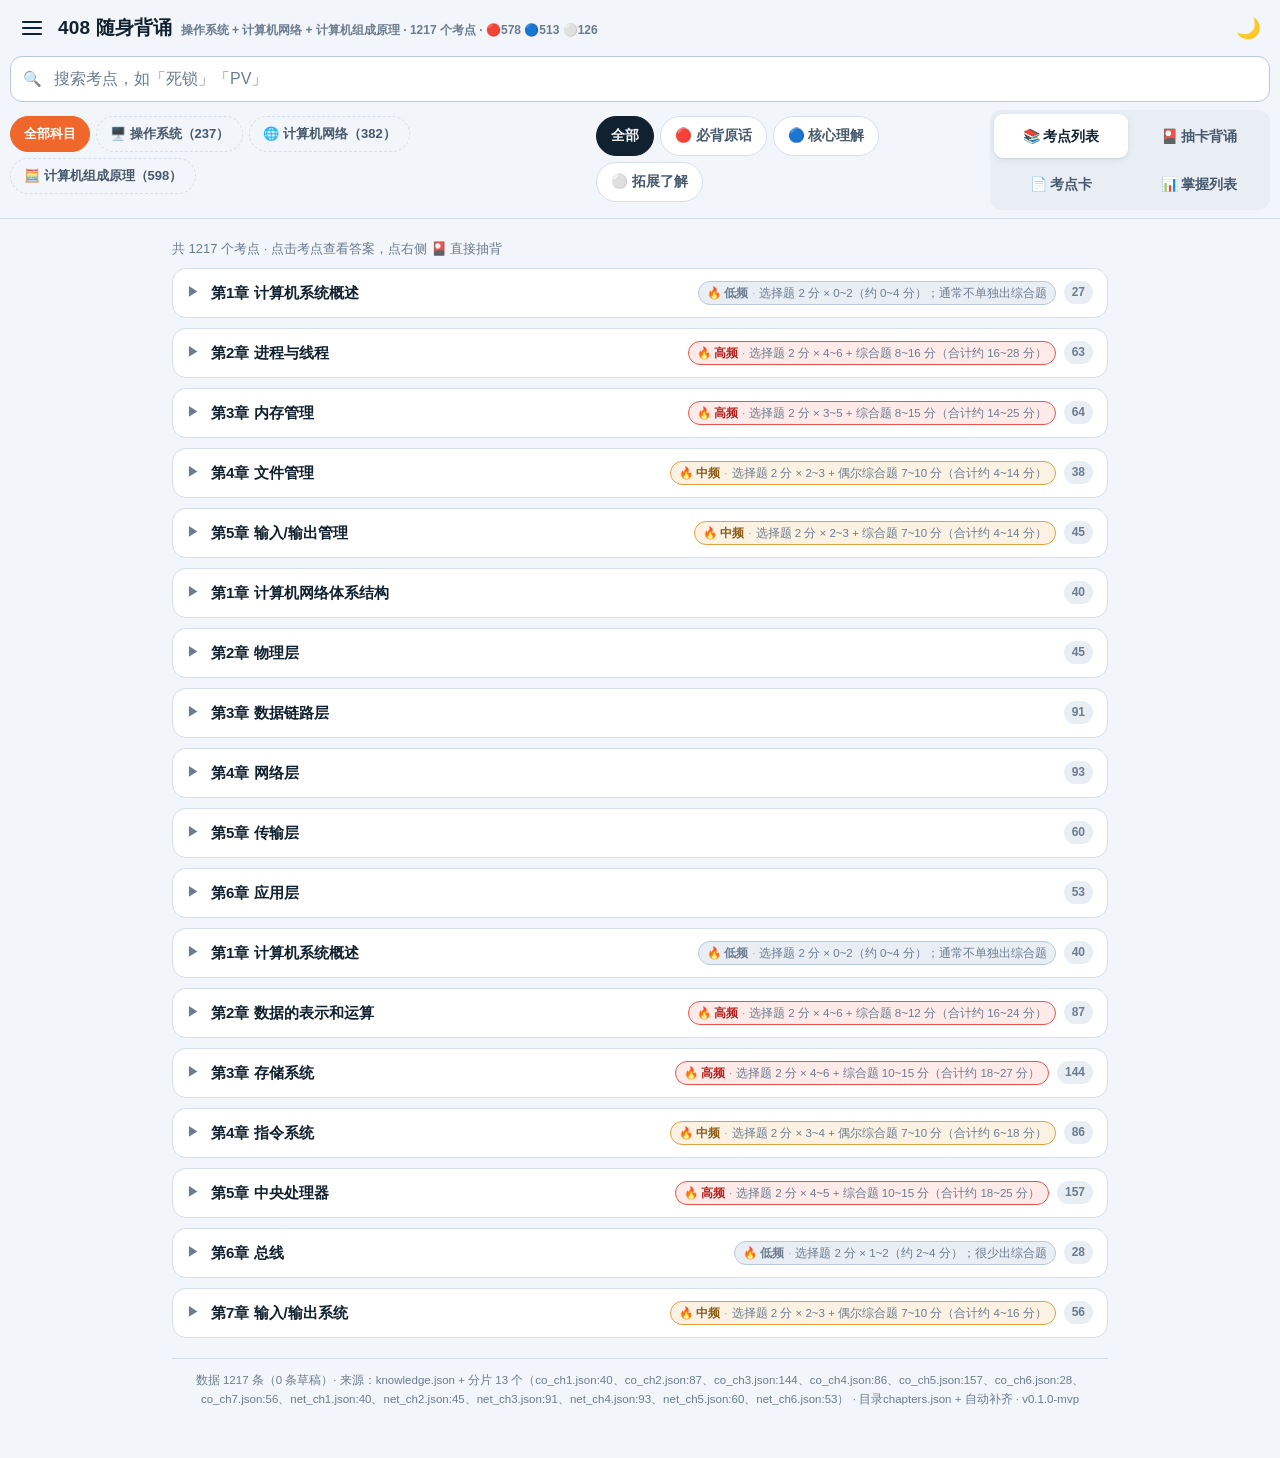
<file: index.html>
<!DOCTYPE html>
<html lang="zh-CN" data-theme="light">
<head>
  <meta charset="UTF-8">
  <!-- 手机优先：视口 + 刘海屏安全区 -->
  <meta name="viewport" content="width=device-width, initial-scale=1, viewport-fit=cover">
  <title>408 随身背诵 · 操作系统</title>
  <meta name="description" content="408 操作系统考点随身背诵：抽屉目录 + 全局搜索 + 三级标签 + 抽卡翻转。">
  <meta name="theme-color" content="#f6f8fb">
  <meta name="mobile-web-app-capable" content="yes">
  <meta name="apple-mobile-web-app-capable" content="yes">
  <meta name="apple-mobile-web-app-status-bar-style" content="default">
  <meta name="apple-mobile-web-app-title" content="408背诵">
  <meta name="format-detection" content="telephone=no">
  <link rel="manifest" href="manifest.json">
  <link rel="icon" type="image/svg+xml" href="icon.svg">
  <link rel="apple-touch-icon" href="icons/icon-192.png">
  <link rel="stylesheet" href="style.css?v=20261026a">
</head>
<body>
  <!-- 无障碍：跳转到主内容 -->
  <a class="skip-link" href="#main">跳到主内容</a>

  <!-- ===== 顶部栏（sticky，滚动时保持可见） ===== -->
  <header class="topbar" id="topbar">
    <div class="topbar__row">
      <button class="icon-btn" id="btn-menu" type="button"
              aria-label="打开目录" aria-controls="drawer" aria-expanded="false">
        <span class="hamburger" aria-hidden="true"></span>
      </button>
      <h1 class="brand">
        <span class="brand__title">408 随身背诵</span>
        <span class="brand__sub" id="brand-sub"></span>
      </h1>
      <button class="icon-btn" id="btn-theme" type="button" aria-label="切换深色/浅色主题">
        <span id="theme-icon" aria-hidden="true">🌙</span>
      </button>
    </div>

    <!-- 全局搜索 -->
    <div class="searchbar" role="search">
      <span class="searchbar__icon" aria-hidden="true">🔍</span>
      <input id="search" class="searchbar__input" type="search" inputmode="search"
             autocomplete="off" autocorrect="off" autocapitalize="off" spellcheck="false"
             placeholder="搜索考点，如「死锁」「PV」"
             aria-label="搜索考点" aria-controls="list">
      <button class="searchbar__clear" id="btn-clear" type="button" aria-label="清空搜索" hidden>✕</button>
    </div>

    <!-- 分级标签筛选 + 视图切换 -->
    <div class="toolbar">
      <div class="chips chips--subject" id="subject-chips" role="group" aria-label="按科目筛选">
        <button class="chip chip--subject is-active" type="button" data-subject="all">全部科目</button>
      </div>
      <div class="chips" id="level-chips" role="group" aria-label="按分级标签筛选">
        <button class="chip chip--all is-active" type="button" data-level="all">全部</button>
        <button class="chip chip--l1" type="button" data-level="l1">🔴 必背原话</button>
        <button class="chip chip--l2" type="button" data-level="l2">🔵 核心理解</button>
        <button class="chip chip--l3" type="button" data-level="l3">⚪ 拓展了解</button>
      </div>
      <div class="viewtabs" role="tablist" aria-label="视图切换">
        <button class="viewtab is-active" type="button" role="tab" id="tab-list"
                aria-selected="true" aria-controls="view-list" data-view="list">📚 考点列表</button>
        <button class="viewtab" type="button" role="tab" id="tab-card"
                aria-selected="false" aria-controls="view-card" data-view="card">🎴 抽卡背诵</button>
        <button class="viewtab" type="button" role="tab" id="tab-cards"
                aria-selected="false" aria-controls="view-cards" data-view="cards">📄 考点卡</button>
        <button class="viewtab" type="button" role="tab" id="tab-mastery"
                aria-selected="false" aria-controls="view-mastery" data-view="mastery">📊 掌握列表</button>
      </div>
    </div>
  </header>

  <!-- ===== 主区域 ===== -->
  <main class="main" id="main">
    <!-- 开屏骨架屏：首次进入先显示 2 秒，避免白屏闪烁（只有形状，不含任何知识正文） -->
    <div class="skeleton" id="skeleton" role="status" aria-label="正在加载考点">
      <div class="sk-panel">
        <div class="sk-bar sk-bar--title"></div>
        <div class="sk-row"><div class="sk-bar sk-bar--dot"></div><div class="sk-bar sk-bar--line"></div></div>
        <div class="sk-row"><div class="sk-bar sk-bar--dot"></div><div class="sk-bar sk-bar--line sk-bar--short"></div></div>
        <div class="sk-row"><div class="sk-bar sk-bar--dot"></div><div class="sk-bar sk-bar--line"></div></div>
      </div>
      <div class="sk-panel">
        <div class="sk-bar sk-bar--title"></div>
        <div class="sk-row"><div class="sk-bar sk-bar--dot"></div><div class="sk-bar sk-bar--line"></div></div>
        <div class="sk-row"><div class="sk-bar sk-bar--dot"></div><div class="sk-bar sk-bar--line sk-bar--short"></div></div>
      </div>
      <p class="skeleton__hint">正在读取知识点数据…</p>
    </div>

    <!-- 出错状态：标题固定，「真实原因」由 JS 写进 #state-error-msg -->
    <div class="state state--error" id="state-error" hidden role="alert">
      <p class="state__title" id="state-error-title">😵 数据加载失败</p>
      <p class="state__hint state__hint--strong" id="state-error-msg"></p>
      <p class="state__hint state__hint--minor" id="state-error-help"></p>
      <div class="state__actions">
        <button class="btn btn--primary" type="button" id="btn-retry">重新加载</button>
      </div>
    </div>

    <!-- 考点列表视图 -->
    <section class="view" id="view-list" role="tabpanel" aria-labelledby="tab-list">
      <div class="listhead">
        <p class="listhead__meta" id="list-meta"></p>
      </div>
      <div id="list"></div>
    </section>

    <!-- 抽卡背诵视图 -->
    <section class="view" id="view-card" role="tabpanel" aria-labelledby="tab-card" hidden>
      <!-- 抽背范围筛选：科目（章）→ 小节 -->
      <div class="cardfilter">
        <label class="cardfilter__label" for="card-chapter">章节</label>
        <select id="card-chapter" class="select">
          <option value="all">全部章节</option>
        </select>
      </div>
      <div class="cardfilter">
        <label class="cardfilter__label" for="card-section">小节</label>
        <select id="card-section" class="select">
          <option value="all">全部小节</option>
        </select>
      </div>

      <p class="cardmeta">
        <span id="card-pos" class="cardmeta__pos">- / -</span>
        <span id="card-scope" class="cardmeta__scope"></span>
      </p>

      <!-- 卡片：正面标题，背面答案（CSS 3D 翻转） -->
      <div class="cardstage">
        <div class="flipcard" id="flipcard" role="button" tabindex="0"
             aria-label="背诵卡片，点击翻转查看答案" aria-pressed="false">
          <div class="flipcard__inner">
            <div class="flipcard__face flipcard__face--front">
              <div class="flipcard__badges" id="card-badges-front"></div>
              <div class="flipcard__body">
                <p class="flipcard__prompt">考点</p>
                <h2 class="flipcard__title" id="card-title-front"></h2>
                <ul class="flipcard__kw" id="card-kw-front"></ul>
              </div>
              <p class="flipcard__hint">轻触卡片查看答案</p>
            </div>
            <div class="flipcard__face flipcard__face--back">
              <div class="flipcard__badges" id="card-badges-back"></div>
              <div class="flipcard__body flipcard__body--scroll">
                <h3 class="flipcard__title flipcard__title--small" id="card-title-back"></h3>
                <div class="flipcard__answer" id="card-answer"></div>
                <p class="flipcard__source" id="card-source"></p>
              </div>
              <p class="flipcard__hint">轻触卡片返回正面</p>
            </div>
          </div>
        </div>
      </div>

      <!-- 抽卡操作：上一张 / 显示答案 / 下一张 + 随机 -->
      <div class="cardctl">
        <div class="cardctl__row">
          <button class="btn btn--ghost" type="button" id="btn-prev">‹ 上一张</button>
          <button class="btn btn--primary" type="button" id="btn-flip">显示答案</button>
          <button class="btn btn--ghost" type="button" id="btn-next">下一张 ›</button>
        </div>
        <button class="btn btn--accent btn--block" type="button" id="btn-random">🎲 随机抽一张</button>
      </div>

      <!-- ===== 背诵记忆：轮次进度 + 三档自评 ===== -->
      <section class="drill" id="drill" aria-label="背诵进度与自评">
        <div class="drill__hud">
          <span class="drill__round" id="drill-round">第 1 轮</span>
          <span class="drill__stat" id="drill-stat">已过 0 / 0</span>
        </div>
        <div class="drill__rate" id="drill-rate" hidden>
          <button class="ratebtn ratebtn--known" type="button" data-grade="known">✅ 会了</button>
          <button class="ratebtn ratebtn--fuzzy" type="button" data-grade="fuzzy">🤔 模糊</button>
          <button class="ratebtn ratebtn--unknown" type="button" data-grade="unknown">❌ 忘了</button>
        </div>
        <p class="drill__tip" id="drill-tip">先点「显示答案」，看完再自评：会了 / 模糊 / 忘了</p>
      </section>

      <!-- ===== 一轮结束的结算面板 ===== -->
      <div class="settle" id="settle" hidden>
        <div class="settle__box" role="dialog" aria-modal="true" aria-labelledby="settle-title">
          <h3 class="settle__title" id="settle-title">第 <span id="settle-roundno">1</span> 轮完成 🎉</h3>
          <p class="settle__line" id="settle-line"></p>
          <p class="settle__hint" id="settle-hint"></p>
          <div class="settle__actions">
            <button class="btn btn--primary btn--block" type="button" id="btn-settle-again">只刷没掌握的 · 再来一轮</button>
            <button class="btn btn--ghost btn--block" type="button" id="btn-settle-all">全部重来</button>
            <button class="btn btn--ghost btn--block" type="button" id="btn-settle-close">先歇一会儿</button>
          </div>
        </div>
      </div>
    </section>

    <!-- 考点卡视图：章 → 卡片 → 小节，全部内联，不跳页 -->
    <section class="view" id="view-cards" role="tabpanel" aria-labelledby="tab-cards" hidden>
      <div class="cardfilter">
        <label class="cardfilter__label" for="cards-chapter">章节</label>
        <select id="cards-chapter" class="select">
          <option value="all">全部章节</option>
        </select>
      </div>
      <div class="cardfilter">
        <label class="cardfilter__label" for="cards-doc">卡片</label>
        <select id="cards-doc" class="select">
          <option value="all">全部卡片</option>
        </select>
      </div>
      <p class="listhead__meta" id="cards-meta"></p>
      <div id="cards-body"></div>
    </section>

    <!-- 掌握列表视图：分章分节统计 + 一键遗忘 -->
    <section class="view" id="view-mastery" role="tabpanel" aria-labelledby="tab-mastery" hidden>
      <div class="mastery-summary" id="mastery-summary"></div>

      <div class="cardfilter">
        <label class="cardfilter__label" for="mastery-chapter">章节</label>
        <select id="mastery-chapter" class="select">
          <option value="all">全部章节</option>
        </select>
      </div>
      <div class="cardfilter">
        <label class="cardfilter__label" for="mastery-grade">只看</label>
        <select id="mastery-grade" class="select">
          <option value="all">全部状态</option>
          <option value="unknown">❌ 忘了</option>
          <option value="fuzzy">🤔 模糊</option>
          <option value="known">✅ 会了</option>
          <option value="untested">⚪ 未测</option>
        </select>
      </div>

      <div class="mastery-actions">
        <button class="btn btn--ghost btn--block" type="button" id="btn-forget-all">🔁 全部遗忘，从头二刷</button>
      </div>

      <p class="listhead__meta" id="mastery-meta"></p>
      <div id="mastery-body"></div>
    </section>

    <p class="footer" id="footer"></p>
  </main>

  <!-- ===== 抽屉目录：章 → 节 → 考点 ===== -->
  <div class="scrim" id="scrim" hidden></div>
  <aside class="drawer" id="drawer" aria-label="目录" aria-hidden="true">
    <div class="drawer__head">
      <p class="drawer__title">目录 · 王道操作系统</p>
      <button class="icon-btn" type="button" id="btn-drawer-close" aria-label="关闭目录">✕</button>
    </div>
    <div class="drawer__body" id="drawer-body"></div>
    <div class="drawer__foot">
      <p class="drawer__progress" id="drawer-progress"></p>
      <button class="btn btn--ghost btn--block" type="button" id="btn-expand-all">全部展开</button>
      <button class="btn btn--ghost btn--block" type="button" id="btn-collapse-all">全部折叠</button>
      <div class="drawer__io">
        <button class="btn btn--ghost" type="button" id="btn-export">⬇️ 导出记录</button>
        <button class="btn btn--ghost" type="button" id="btn-import">⬆️ 导入记录</button>
      </div>
      <input type="file" id="file-import" accept="application/json,.json" hidden>
    </div>
  </aside>

  <!-- 实时播报（搜索/翻卡结果，供读屏器播报） -->
  <div class="sr-only" id="live" aria-live="polite"></div>

  <noscript>
    <p style="padding:16px">本页面需要启用 JavaScript 才能渲染考点数据。</p>
  </noscript>

  <script src="app.js?v=20261026a" defer></script>
</body>
</html>
</file>
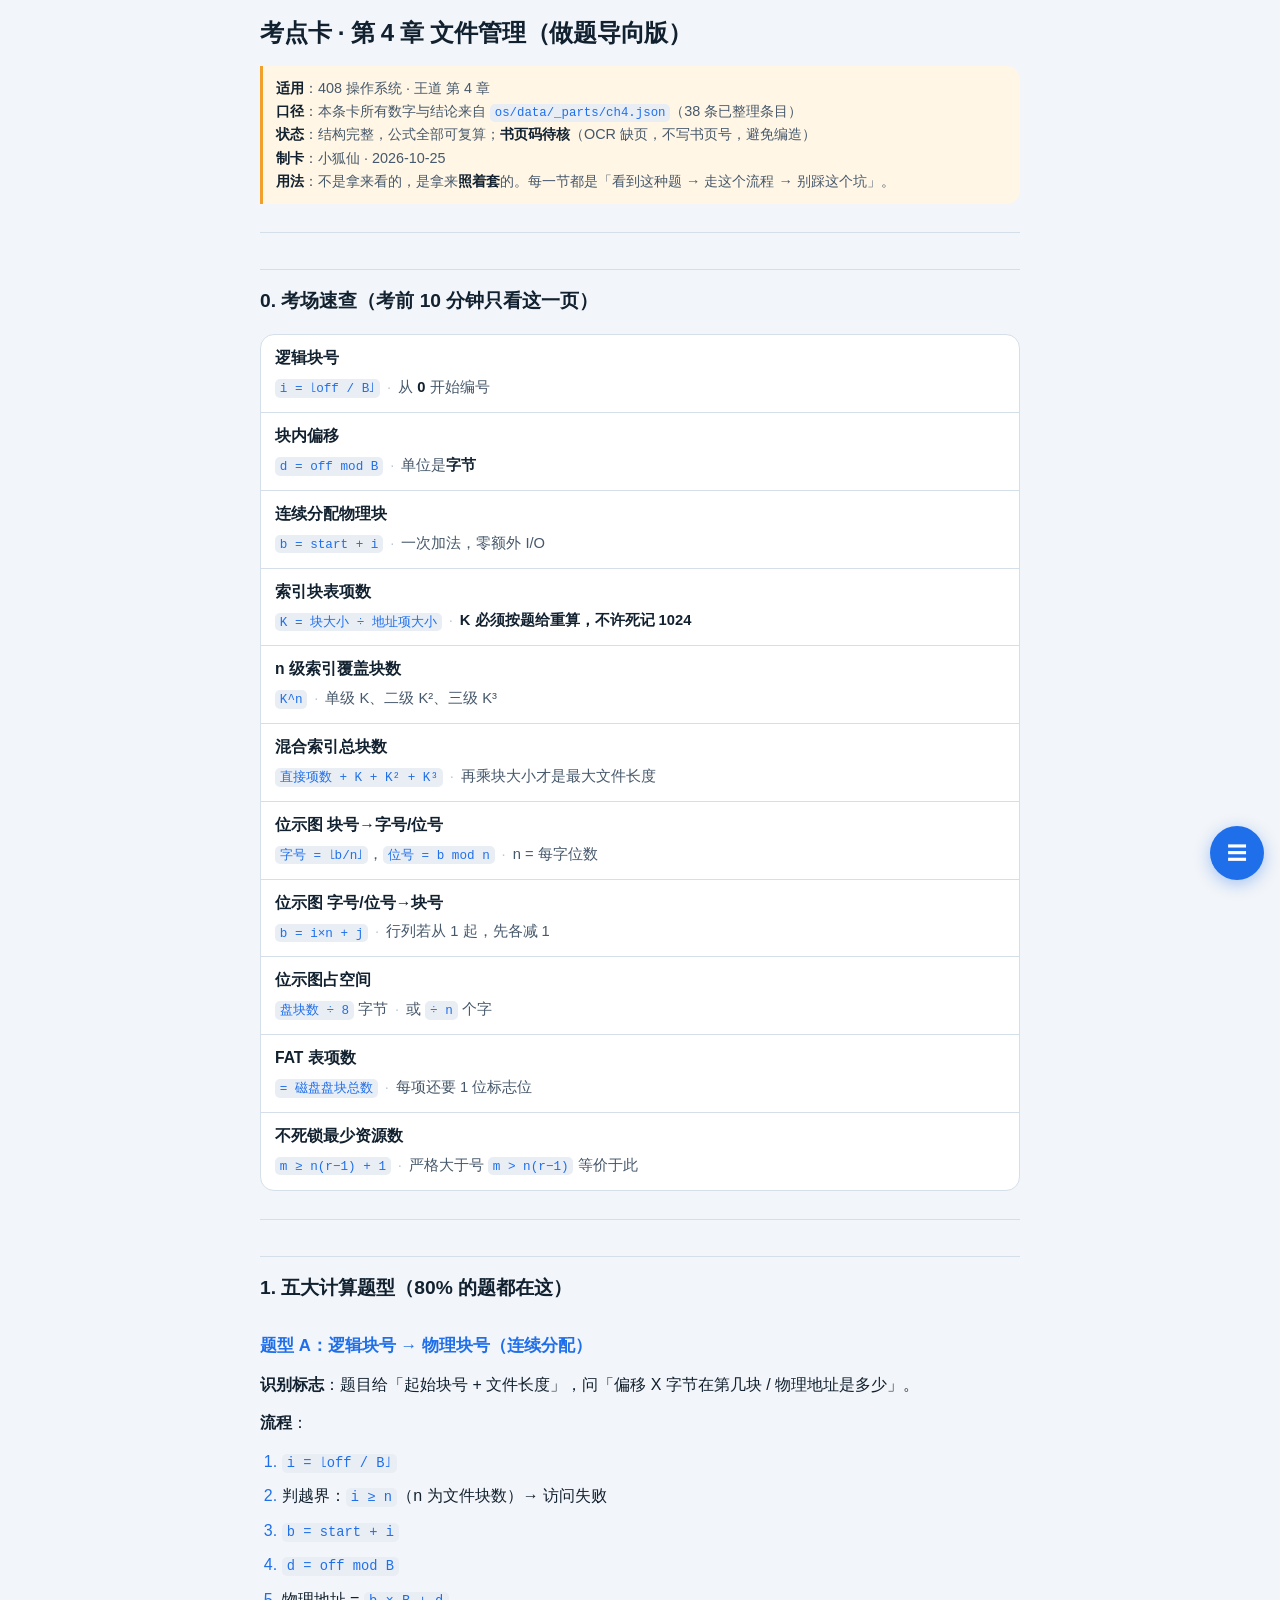
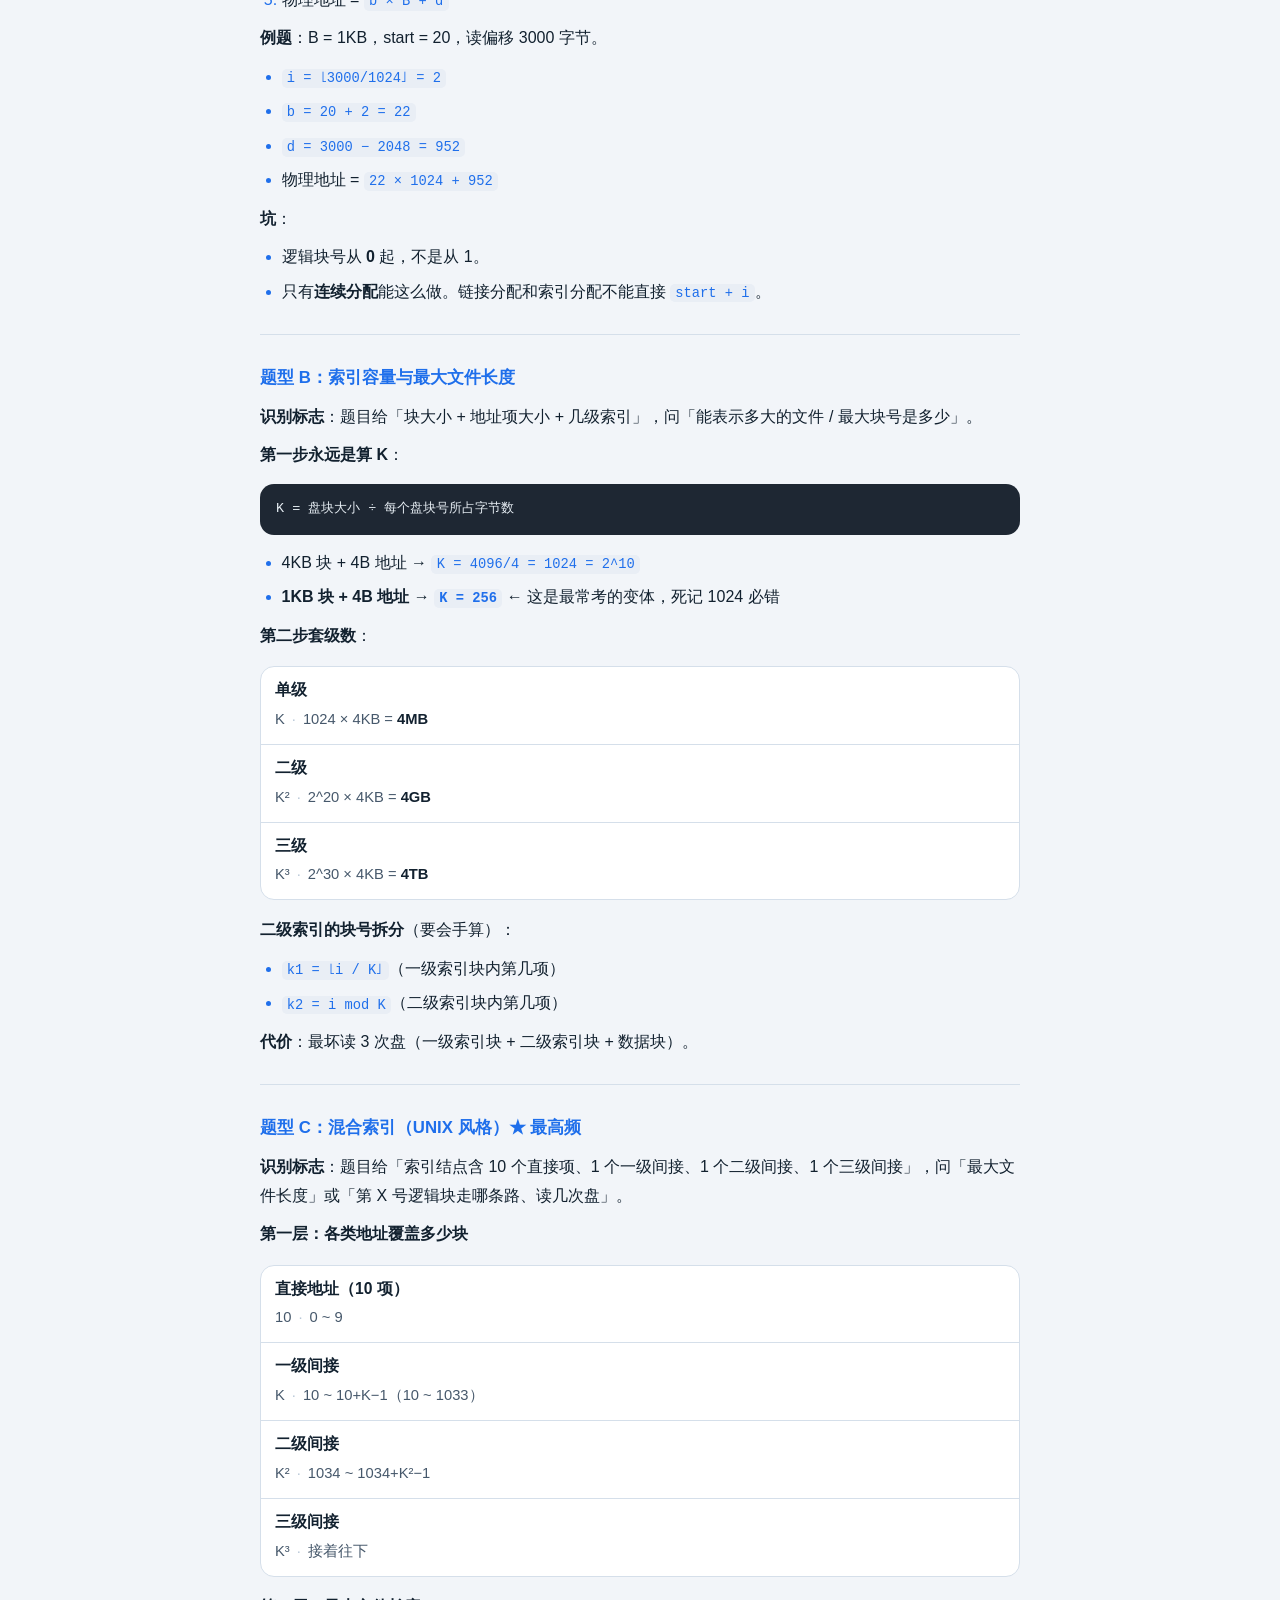
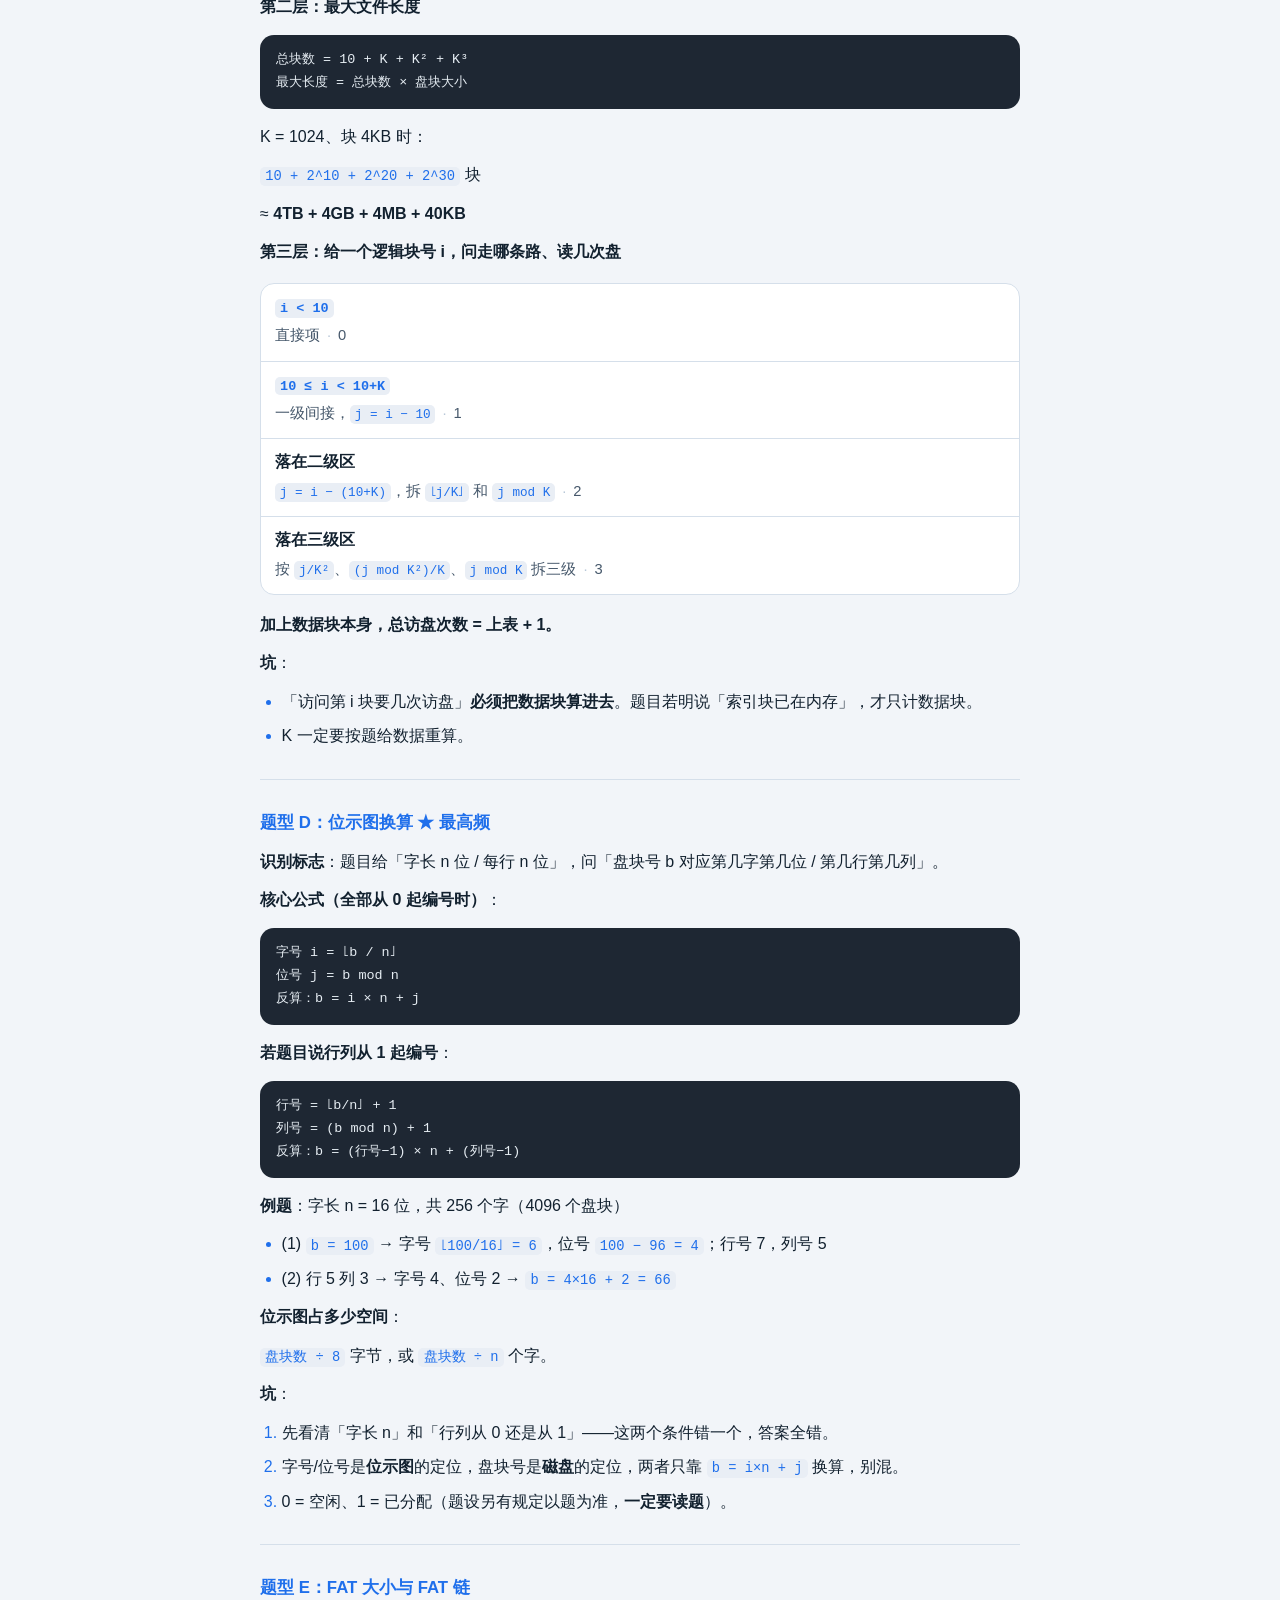
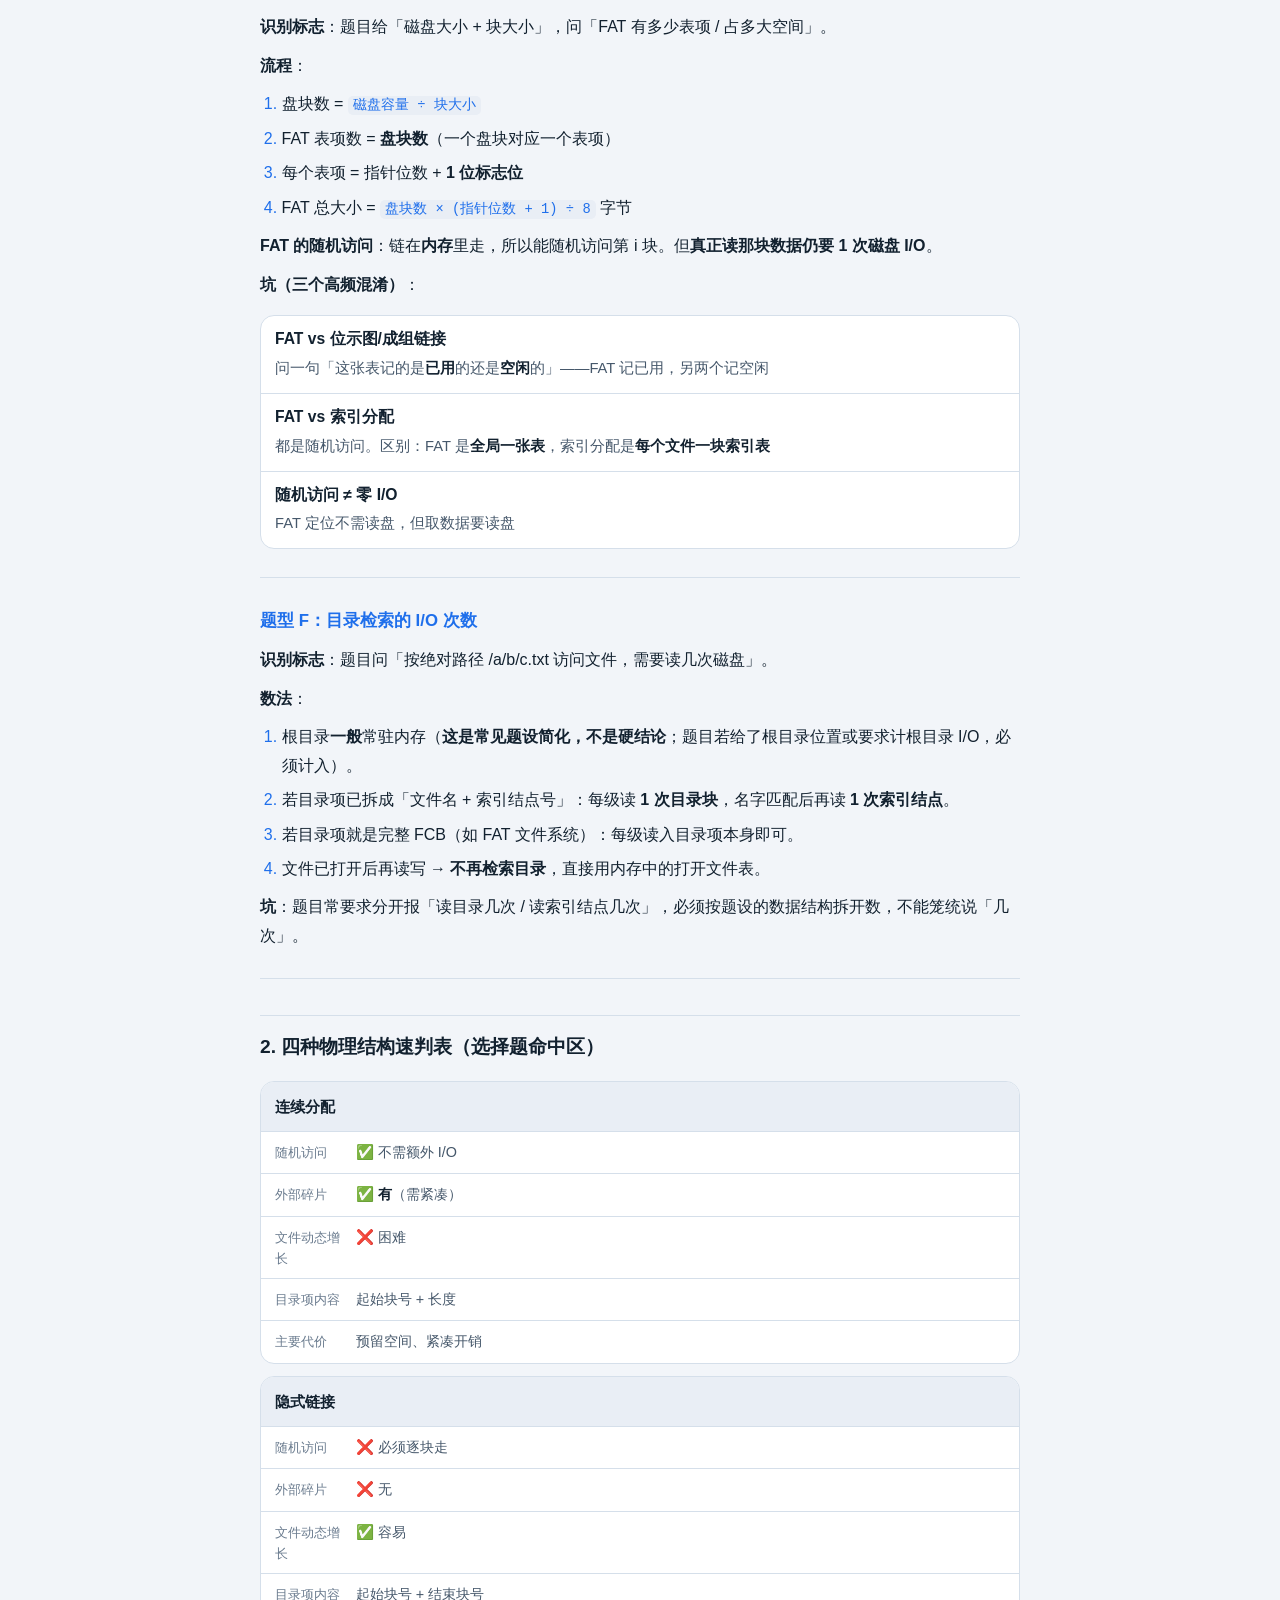
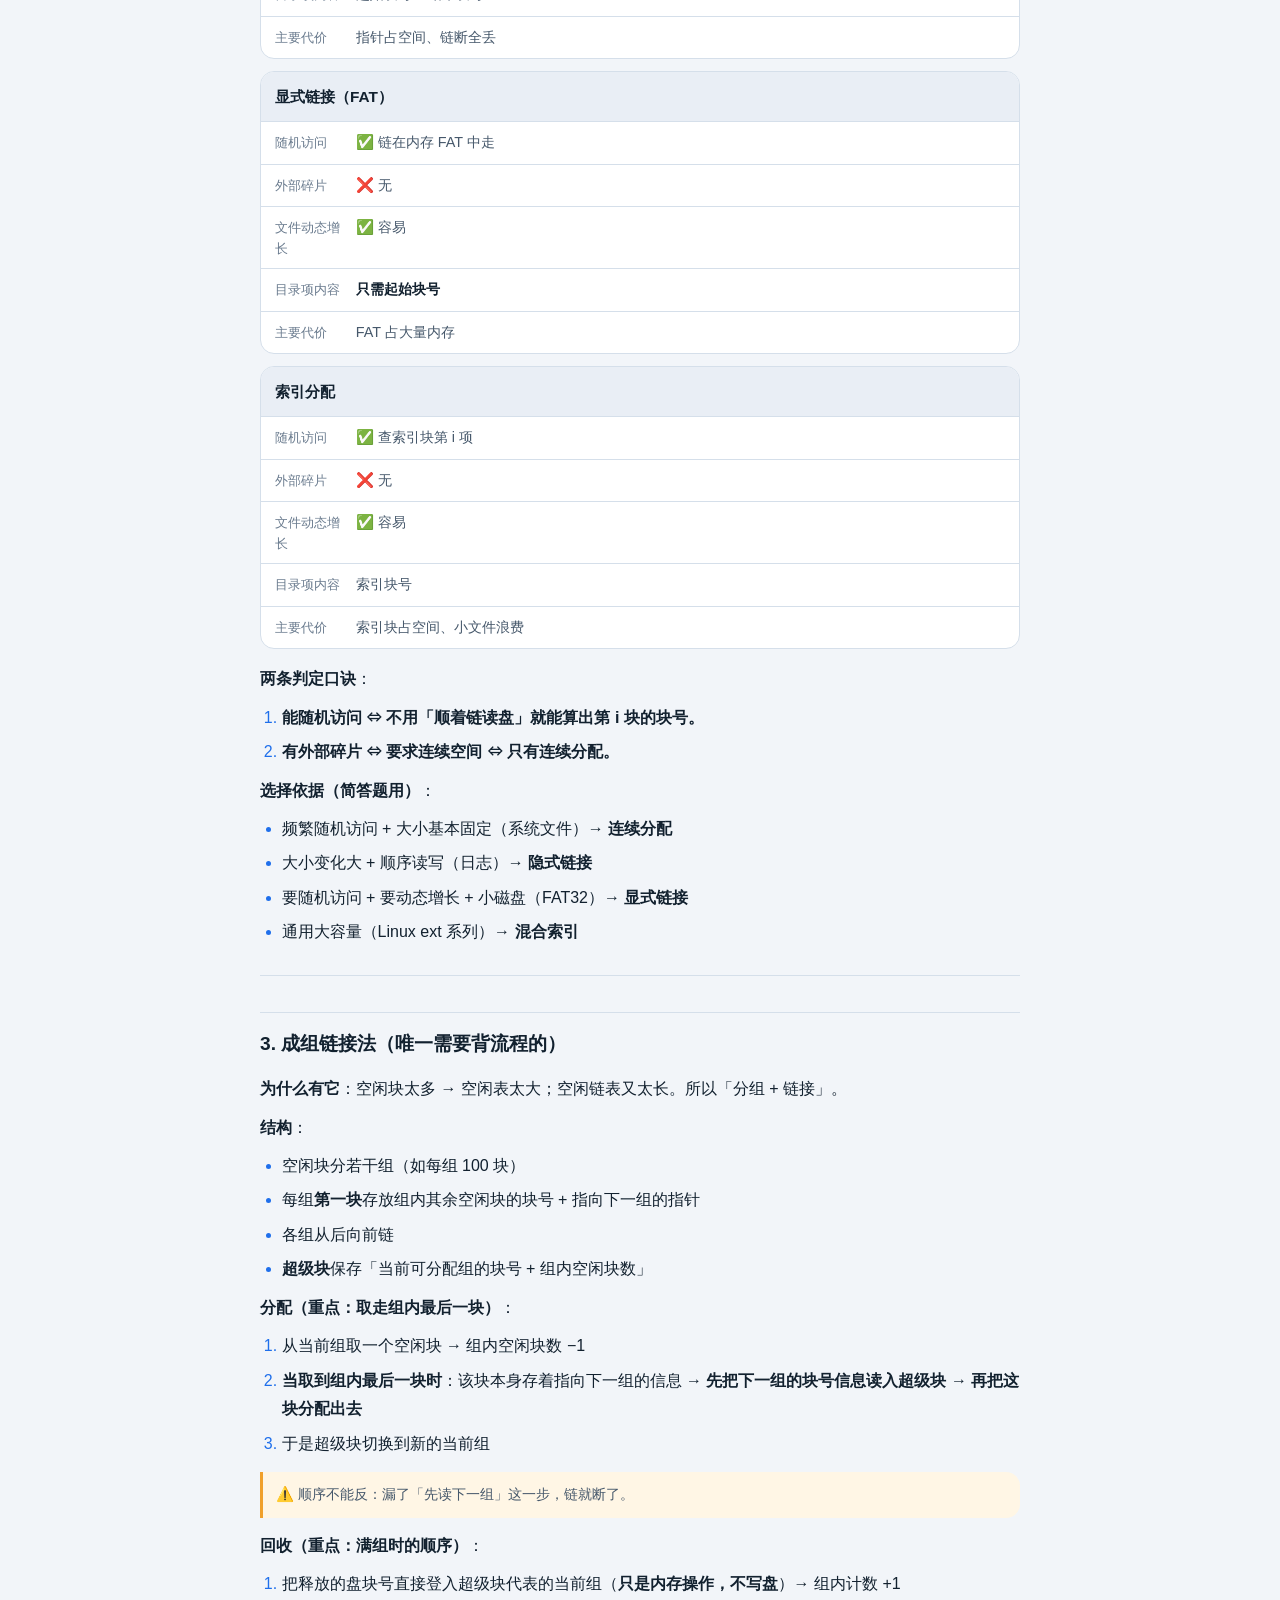
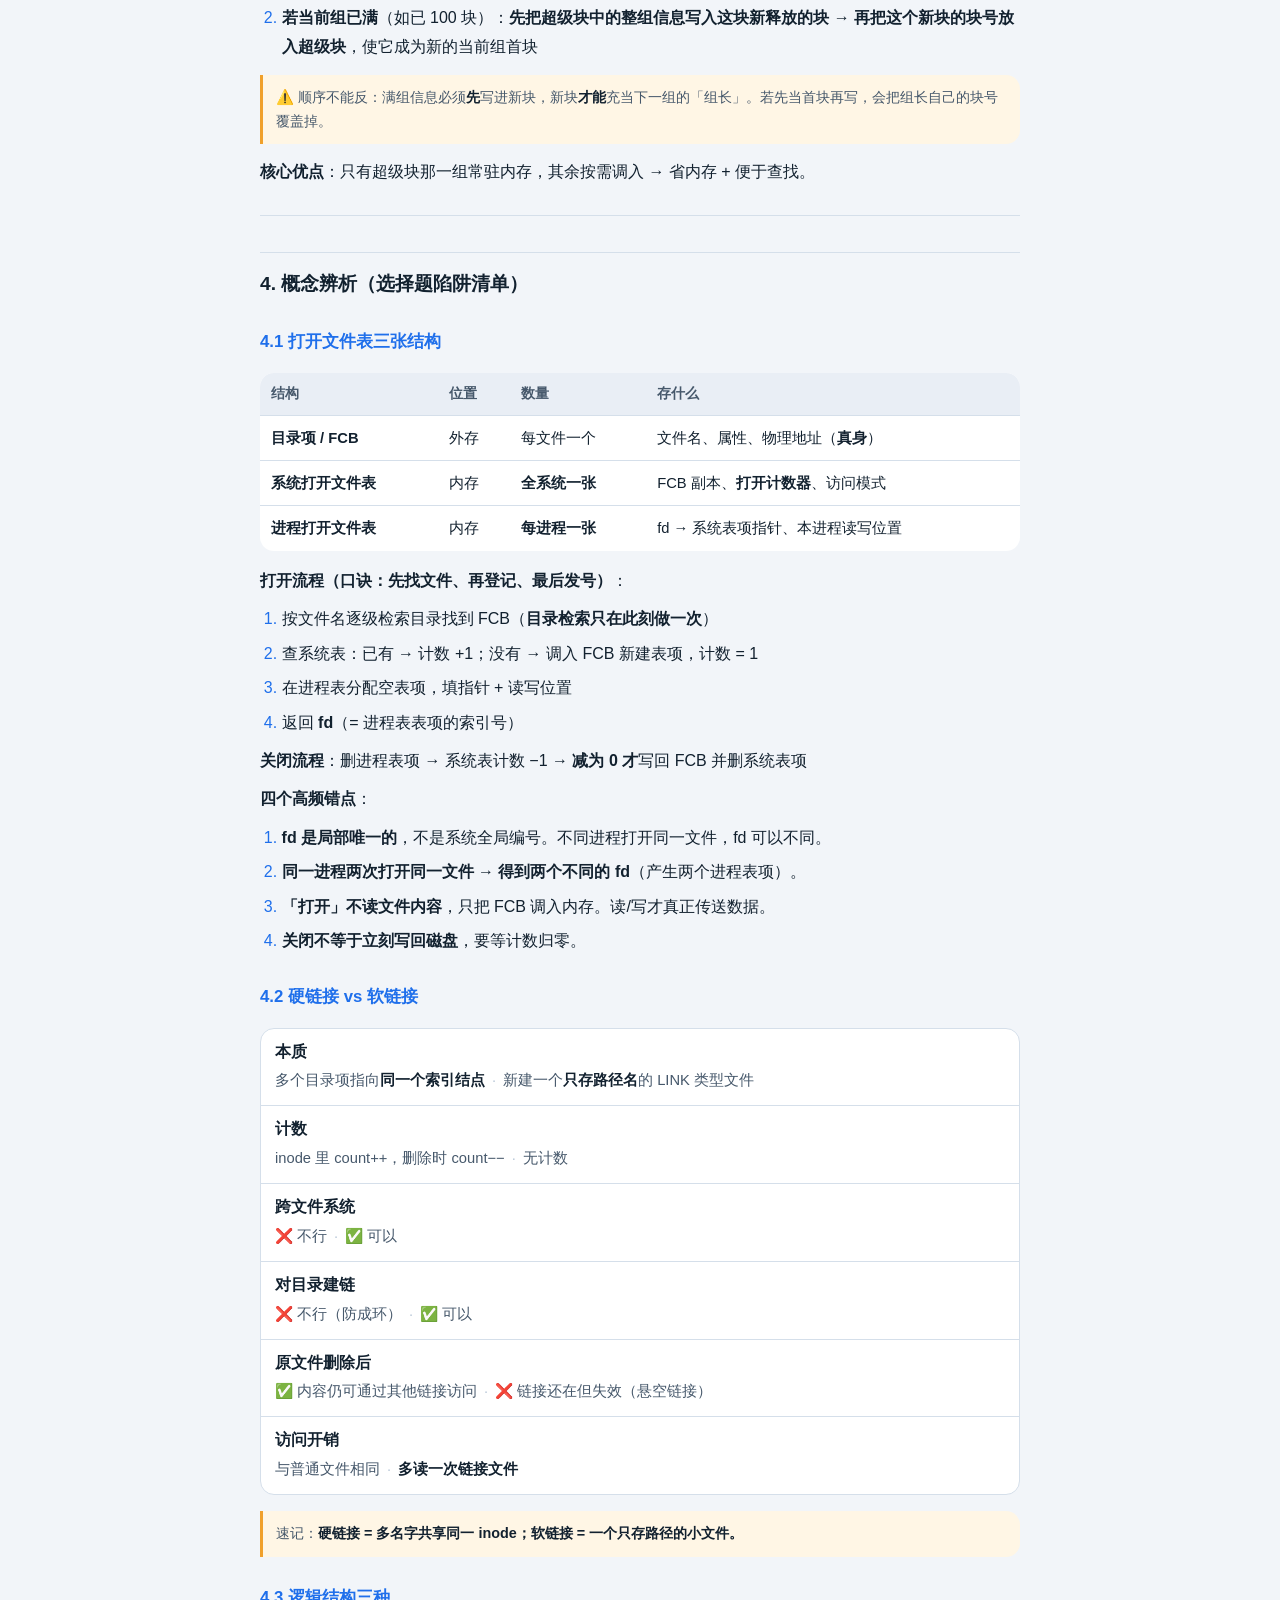
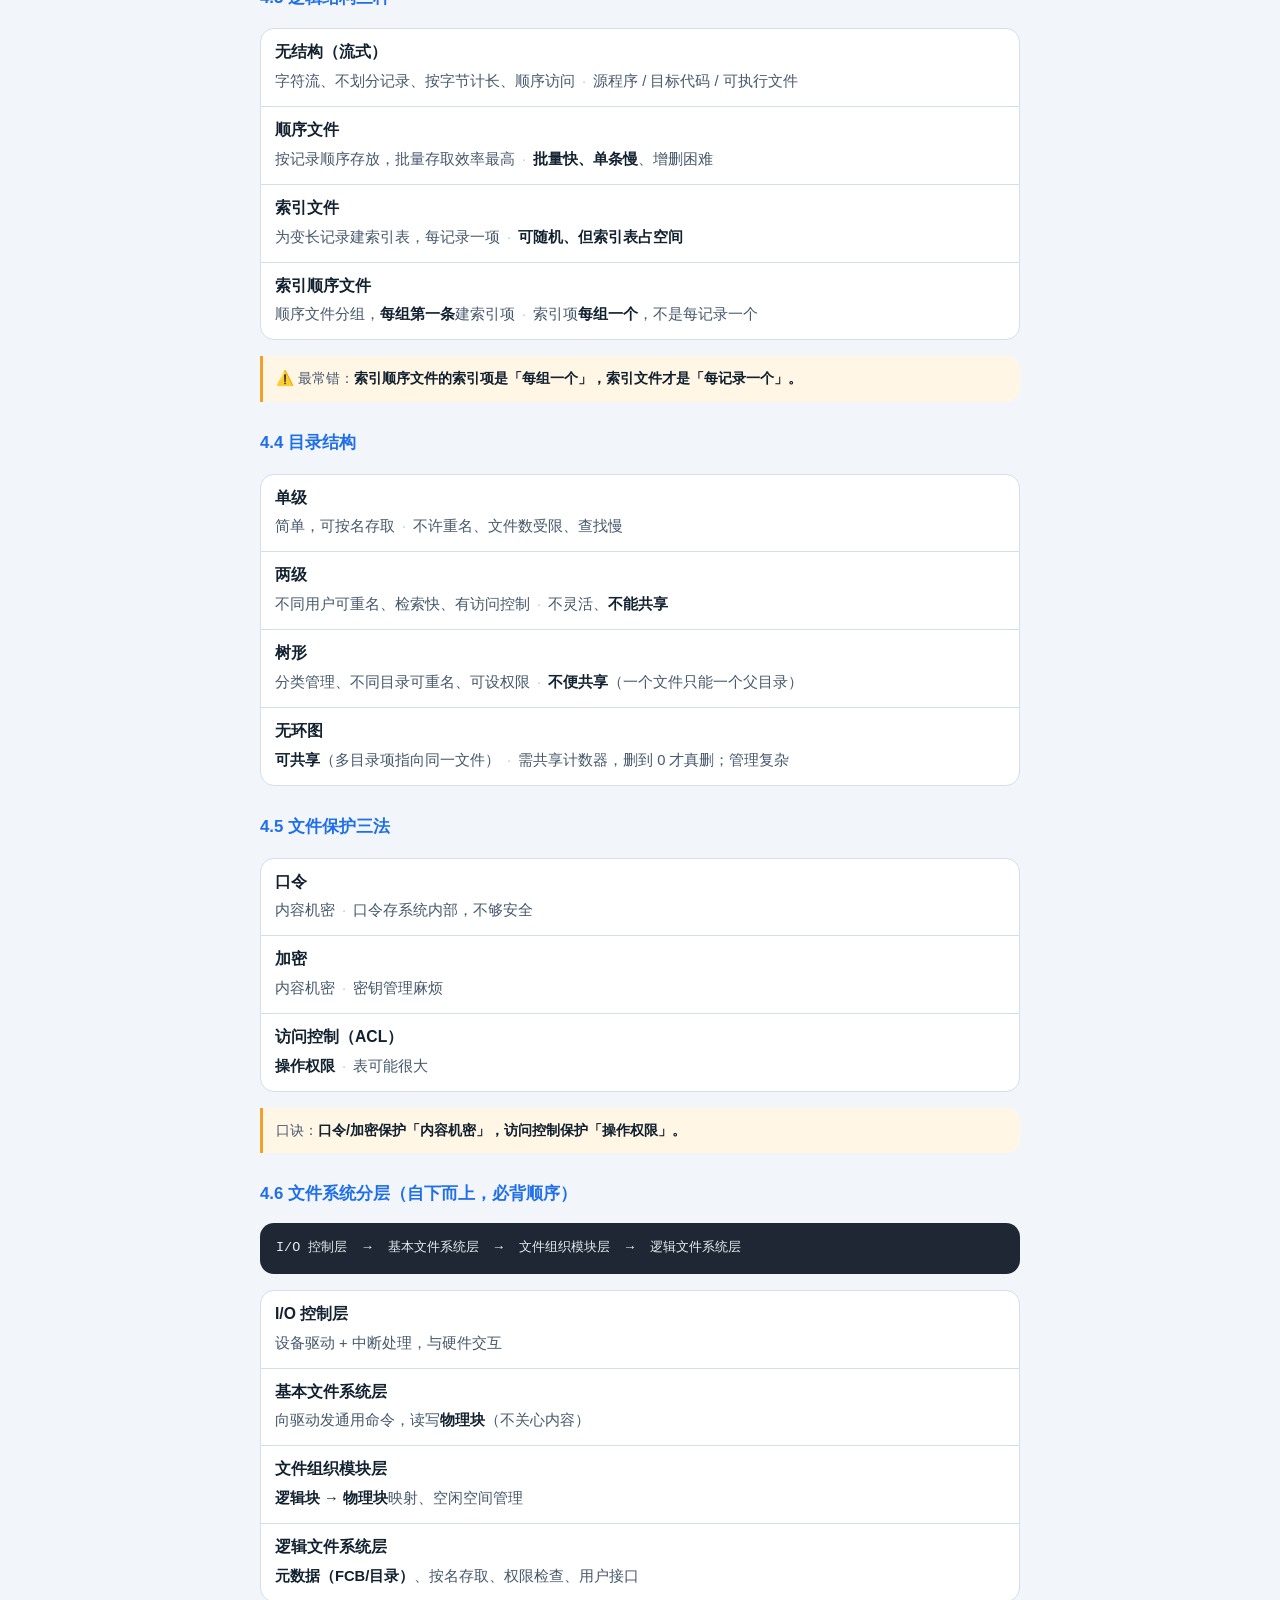
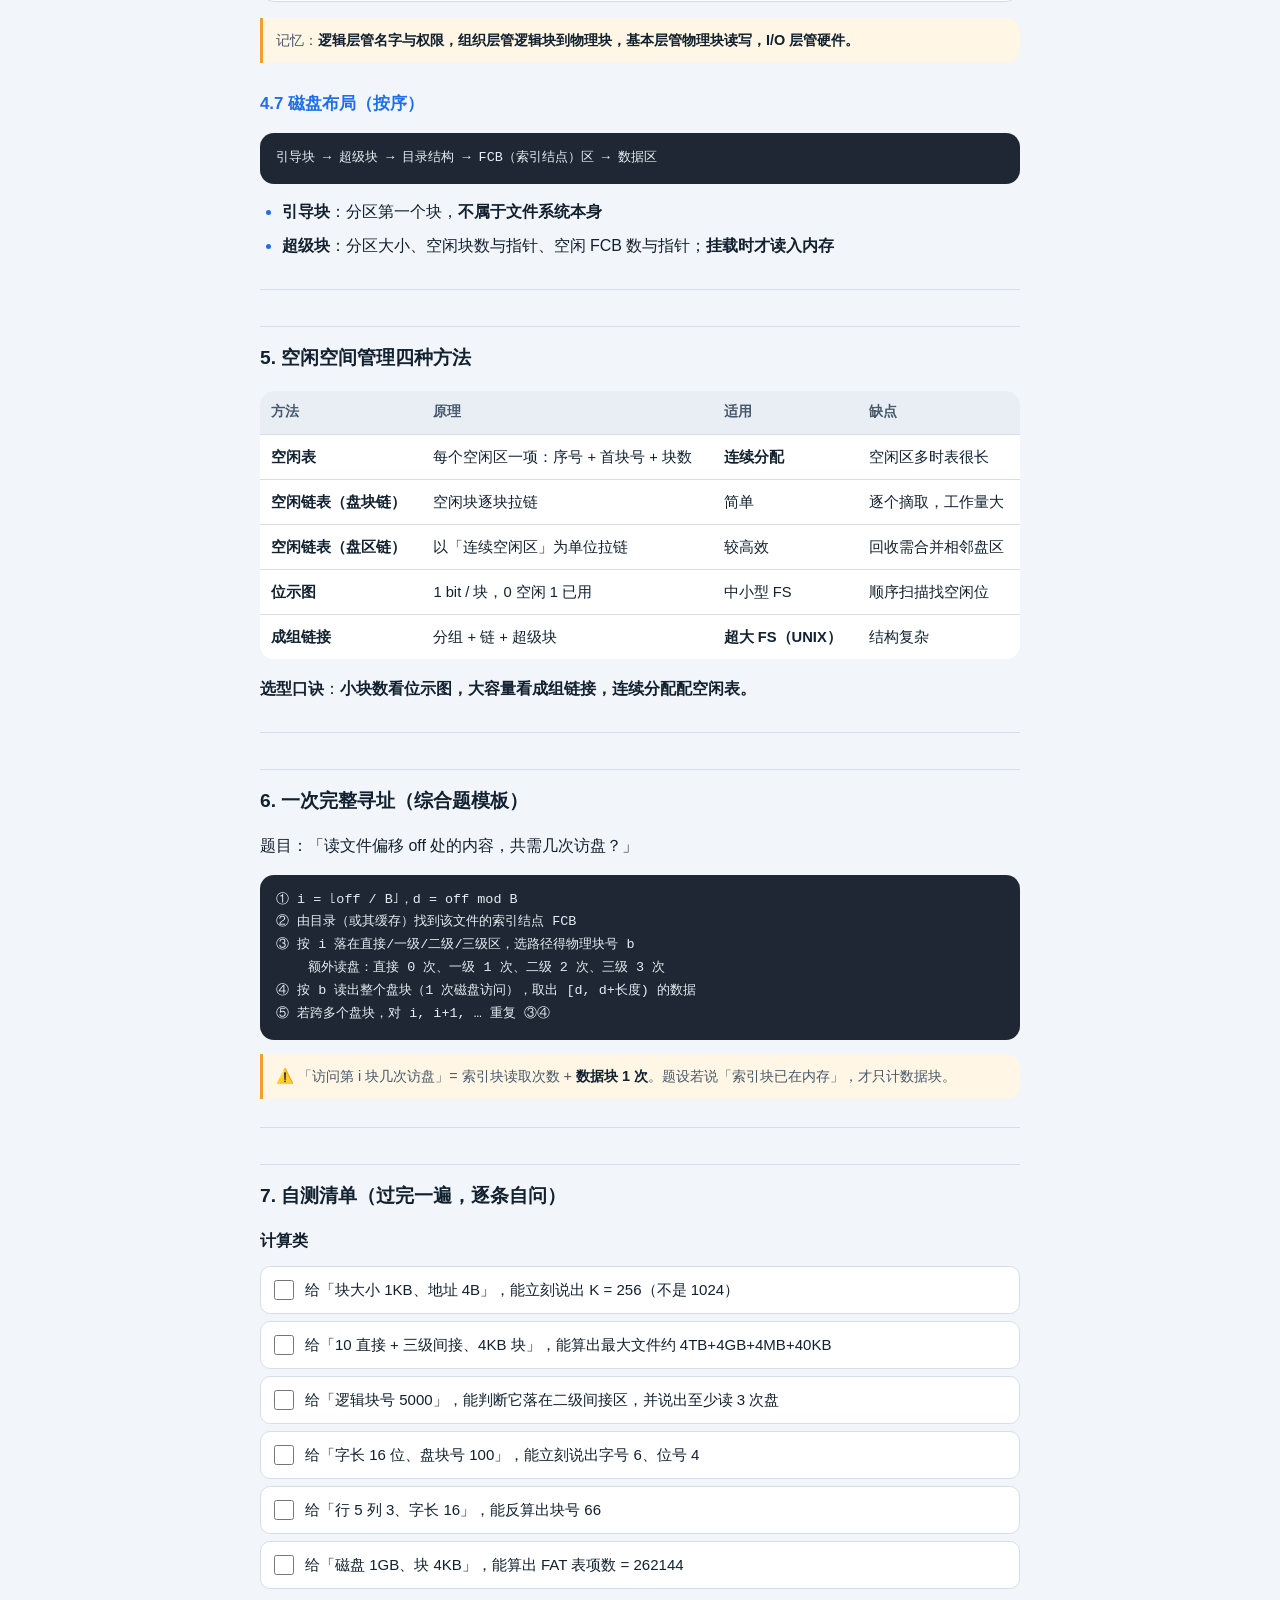
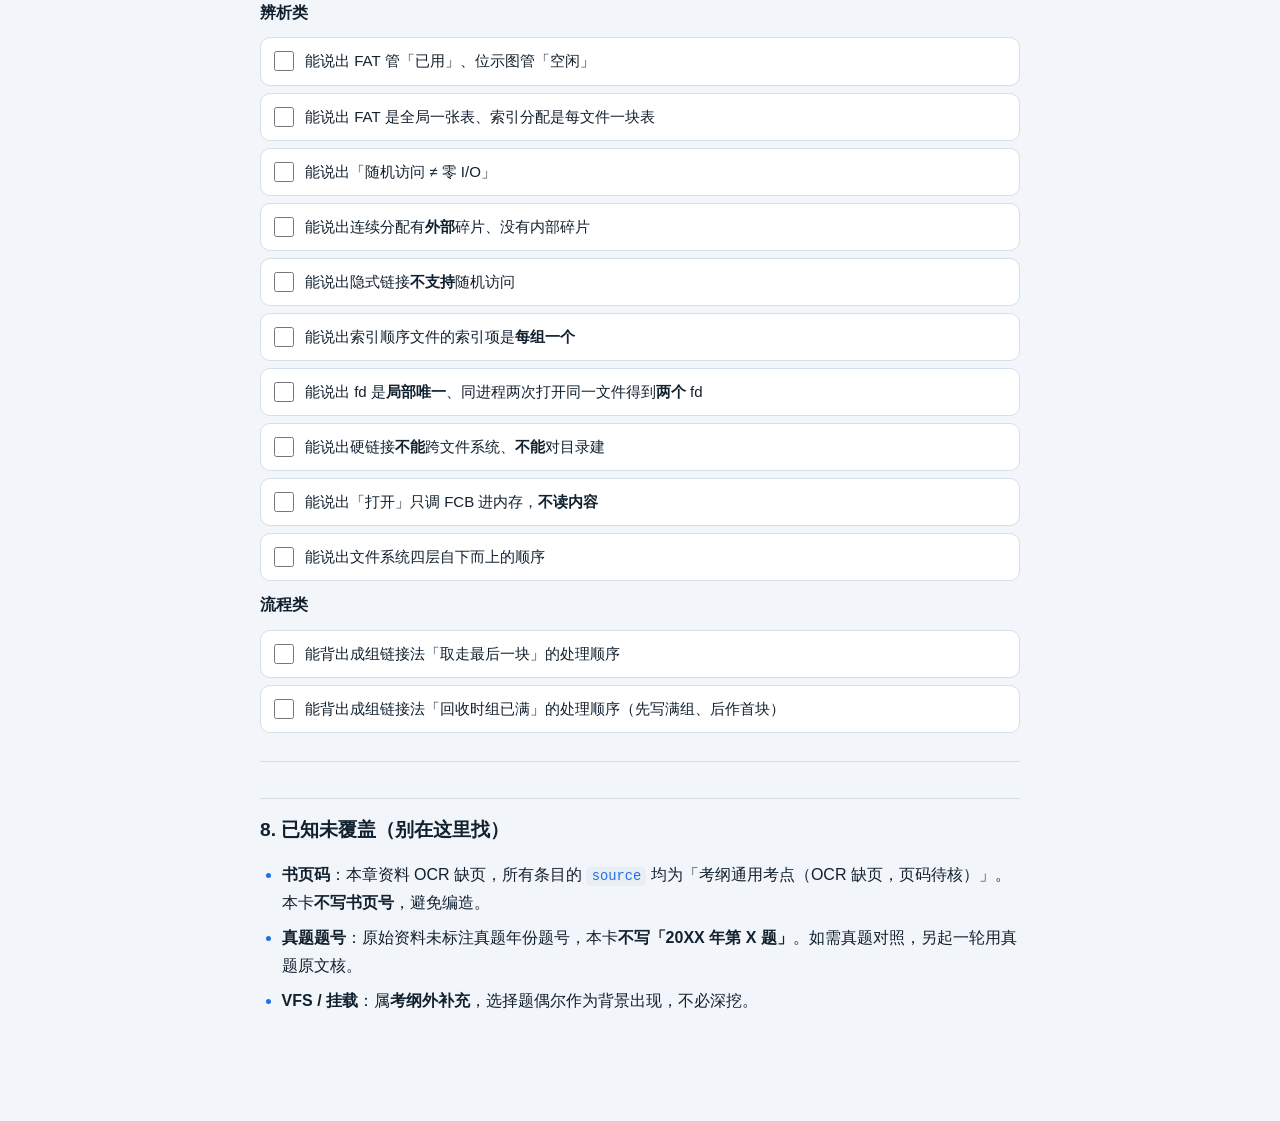
<file: cards.html>
<!DOCTYPE html>
<html lang="zh-CN">
<head>
<meta charset="UTF-8">
<meta name="viewport" content="width=device-width, initial-scale=1, viewport-fit=cover">
<title>考点卡 · 第 4 章 文件管理（做题导向版）</title>
<meta name="theme-color" content="#f2f5f9">
<meta name="apple-mobile-web-app-capable" content="yes">
<meta name="apple-mobile-web-app-title" content="408 考点卡">
<style>
:root{
  --bg:#f2f5f9; --bg-elev:#fff; --bg-sunken:#e9eef5;
  --text:#12212f; --text-2:#46586b; --text-3:#6b7c8f;
  --border:#d5dfea; --brand:#1f6feb; --accent:#f0672b;
  --warn-bg:#fff6e5; --warn-line:#f0a02b;
  --code-bg:#1e2733; --code-fg:#e6edf3;
  --radius:14px;
  --font:-apple-system,BlinkMacSystemFont,"Segoe UI","PingFang SC","Hiragino Sans GB","Microsoft YaHei","Noto Sans SC",sans-serif;
  --mono:ui-monospace,SFMono-Regular,Menlo,Consolas,"Cascadia Mono",monospace;
  --safe-b:env(safe-area-inset-bottom,0px);
}
@media (prefers-color-scheme: dark){
  :root{
    --bg:#0e1620; --bg-elev:#16202c; --bg-sunken:#0a1119;
    --text:#e6edf3; --text-2:#a8b8c8; --text-3:#7b8b9c;
    --border:#263445; --brand:#4b8ef7;
    --warn-bg:#2a2110; --warn-line:#c98a1f;
    --code-bg:#0a1119; --code-fg:#d6e2ee;
  }
}
*{box-sizing:border-box;-webkit-tap-highlight-color:transparent}
html{font-size:16px;-webkit-text-size-adjust:100%}
body{
  margin:0;padding:0 16px calc(96px + var(--safe-b));
  background:var(--bg);color:var(--text);
  font-family:var(--font);line-height:1.78;
  word-break:break-word;overflow-x:hidden;
}
main{max-width:760px;margin:0 auto}

/* 顶部进度条 */
#bar{position:fixed;top:0;left:0;height:3px;width:0;background:var(--brand);z-index:99;transition:width .1s linear}

/* 标题 */
h1{font-size:1.5rem;line-height:1.4;margin:28px 0 16px;letter-spacing:-.01em}
h2{
  font-size:1.2rem;margin:36px 0 14px;padding-top:14px;
  border-top:1px solid var(--border);
}
h3{font-size:1.05rem;margin:26px 0 10px;color:var(--brand)}
h4{font-size:.98rem;margin:20px 0 8px}
h1:first-child{margin-top:16px}

/* 段落 */
p{margin:10px 0}
strong{font-weight:600;color:var(--text)}
em{font-style:normal;color:var(--accent);font-weight:600}

/* 行内代码 */
code{
  font-family:var(--mono);font-size:.86em;
  background:var(--bg-sunken);color:var(--brand);
  padding:.14em .38em;border-radius:5px;
  word-break:break-word;
  overflow-wrap:anywhere;
  max-width:100%;
}

/* 代码块 */
pre.code{
  background:var(--code-bg);color:var(--code-fg);
  padding:14px 16px;border-radius:var(--radius);
  margin:14px 0;
  font-size:.84rem;line-height:1.7;
  white-space:pre-wrap;
  word-break:break-word;
  overflow-wrap:anywhere;
  overflow-x:visible;
}
pre.code code{background:none;color:inherit;padding:0;font-size:1em;white-space:inherit}

/* 引用 / 提醒 */
blockquote{
  margin:14px 0;padding:11px 13px;
  background:var(--warn-bg);
  border-left:3px solid var(--warn-line);
  border-radius:0 var(--radius) var(--radius) 0;
  color:var(--text-2);font-size:.9rem;line-height:1.62;
}
blockquote strong{color:var(--text)}

/* 列表 */
ul,ol{margin:10px 0;padding-left:1.35em}
li{margin:6px 0}
li::marker{color:var(--brand)}

/* 分隔线 */
hr{border:none;border-top:1px solid var(--border);margin:28px 0}

/* 链接 */
a{color:var(--brand);text-decoration:none;border-bottom:1px solid transparent}
a:active{border-bottom-color:var(--brand)}

/* ========== 紧凑清单（≤3 列的窄表） ========== */
.mini-list{
  margin:16px 0;
  background:var(--bg-elev);
  border:1px solid var(--border);
  border-radius:var(--radius);
  overflow:hidden;
}
.mini{
  padding:12px 14px;
  border-bottom:1px solid var(--border);
}
.mini:last-child{border-bottom:none}
.mini__k{
  font-size:.98rem;font-weight:600;color:var(--text);
  margin-bottom:5px;line-height:1.45;
}
.mini__v{
  font-size:.92rem;color:var(--text-2);line-height:1.7;
}
.mini__l{
  display:inline-block;
  font-size:.74rem;font-weight:600;
  color:var(--text-3);
  background:var(--bg-sunken);
  padding:1px 6px;border-radius:4px;
  margin-right:5px;vertical-align:1px;
}
.mini__sep{color:var(--border-strong,#b9c8d8);margin:0 7px;font-weight:400}
.mini code{font-size:.86em}
.mini em{color:var(--accent);font-weight:600}

/* ========== 转置卡（维度表：一个对象一张卡） ========== */
.tr-list{display:flex;flex-direction:column;gap:12px;margin:16px 0}
.tr-card{
  background:var(--bg-elev);
  border:1px solid var(--border);
  border-radius:var(--radius);
  overflow:hidden;
}
.tr-title{
  padding:11px 14px;
  background:var(--bg-sunken);
  font-size:.96rem;font-weight:700;color:var(--text);
  border-bottom:1px solid var(--border);
}
.tr-row{
  display:flex;gap:10px;
  padding:9px 14px;
  border-bottom:1px solid var(--border);
  font-size:.9rem;line-height:1.62;
}
.tr-row:last-child{border-bottom:none}
.tr-k{
  flex:0 0 5.4em;
  color:var(--text-3);
  font-size:.82rem;
  padding-top:1px;
}
.tr-v{flex:1 1 auto;color:var(--text-2);min-width:0}
.tr-v strong{color:var(--text)}
.tr-v code{font-size:.85em}

/* ========== 表格：窄屏变竖排卡片（核心） ========== */
.table-wrap{margin:16px 0}
table{
  width:100%;border-collapse:collapse;
  font-size:.92rem;
  background:var(--bg-elev);
  border-radius:var(--radius);
  overflow:hidden;
}
th,td{
  padding:9px 11px;text-align:left;
  border-bottom:1px solid var(--border);
  vertical-align:top;
}
th{
  background:var(--bg-sunken);font-weight:600;
  font-size:.86rem;color:var(--text-2);
  white-space:nowrap;
}
tr:last-child td{border-bottom:none}
td code{font-size:.84em}

@media (max-width:640px){
  table,tbody,tr,td{display:block;width:100%}
  thead{display:none}
  table{background:none;border-radius:0}
  tbody tr{
    background:var(--bg-elev);
    border:1px solid var(--border);
    border-radius:var(--radius);
    padding:12px 14px;
    margin-bottom:12px;
  }
  tbody tr:last-child{margin-bottom:0}
  tbody td{
    display:block;
    padding:7px 0;
    border-bottom:1px dashed var(--border);
  }
  tbody td:last-child{border-bottom:none;padding-bottom:0}
  tbody td:first-child{padding-top:0}
  tbody td::before{
    content:attr(data-label);
    display:block;
    font-size:.76rem;
    font-weight:600;
    color:var(--text-3);
    letter-spacing:.03em;
    margin-bottom:3px;
    text-transform:none;
  }
  /* 第一格（通常是「项 / 名称」）强化成卡片标题 */
  tbody td:first-child{
    font-size:1.02rem;
    font-weight:600;
    color:var(--text);
  }
  tbody td:first-child::before{display:none}
}

/* 自测清单复选框 */
.check{
  display:flex;gap:11px;align-items:flex-start;
  padding:11px 13px;margin:7px 0;
  background:var(--bg-elev);
  border:1px solid var(--border);
  border-radius:10px;
  cursor:pointer;
  font-size:.94rem;
  line-height:1.6;
}
.check input{
  flex:0 0 auto;width:20px;height:20px;margin:2px 0 0;
  accent-color:var(--brand);
}
.check:has(input:checked){opacity:.5}
.check:has(input:checked) span{text-decoration:line-through}

/* ========== 目录抽屉 ========== */
#toc-btn{
  position:fixed;right:16px;bottom:calc(20px + var(--safe-b));
  width:54px;height:54px;border-radius:50%;
  background:var(--brand);color:#fff;border:none;
  font-size:20px;line-height:54px;text-align:center;
  box-shadow:0 4px 16px rgba(31,111,235,.36);
  z-index:60;cursor:pointer;padding:0;
}
#toc{
  position:fixed;inset:0;z-index:70;
  background:rgba(8,14,22,.55);
  backdrop-filter:blur(3px);
  display:none;
  padding:0;
}
#toc.open{display:block}
#toc__panel{
  position:absolute;right:0;top:0;bottom:0;
  width:min(86vw,340px);
  background:var(--bg-elev);
  overflow-y:auto;
  padding:22px 18px calc(24px + var(--safe-b));
  box-shadow:-8px 0 32px rgba(0,0,0,.24);
}
#toc__panel h5{
  margin:0 0 14px;font-size:.78rem;letter-spacing:.08em;
  color:var(--text-3);text-transform:uppercase;font-weight:600;
}
.toc__item{
  display:block;padding:10px 0;
  border-bottom:1px solid var(--border);
  color:var(--text);font-size:.93rem;
  border-left:none;
}
.toc__item--l1{font-weight:700}
.toc__item--l2{padding-left:0}
.toc__item--l3{padding-left:16px;font-size:.88rem;color:var(--text-2)}
#toc__close{
  position:absolute;top:14px;right:14px;
  width:38px;height:38px;border-radius:50%;
  background:var(--bg-sunken);border:none;
  color:var(--text-2);font-size:17px;cursor:pointer;
}

/* 返回顶部 */
#top-btn{
  position:fixed;left:16px;bottom:calc(20px + var(--safe-b));
  width:44px;height:44px;border-radius:50%;
  background:var(--bg-elev);color:var(--text-2);
  border:1px solid var(--border);
  font-size:16px;z-index:60;cursor:pointer;
  box-shadow:0 2px 10px rgba(0,0,0,.1);
  display:none;
}
#top-btn.show{display:block}

@media print{
  #toc,#toc-btn,#top-btn,#bar{display:none!important}
  body{padding:0}
  table{page-break-inside:avoid}
}
</style>
</head>
<body>
<div id="bar"></div>

<main>
<h1 id="sec-1">考点卡 · 第 4 章 文件管理（做题导向版）</h1>
<blockquote><strong>适用</strong>：408 操作系统 · 王道 第 4 章<br><strong>口径</strong>：本条卡所有数字与结论来自 <code>os/data/_parts/ch4.json</code>（38 条已整理条目）<br><strong>状态</strong>：结构完整，公式全部可复算；<strong>书页码待核</strong>（OCR 缺页，不写书页号，避免编造）<br><strong>制卡</strong>：小狐仙 · 2026-10-25<br><strong>用法</strong>：不是拿来看的，是拿来<strong>照着套</strong>的。每一节都是「看到这种题 → 走这个流程 → 别踩这个坑」。</blockquote>
<hr>
<h2 id="sec-2">0. 考场速查（考前 10 分钟只看这一页）</h2>
<div class="mini-list"><div class="mini"><div class="mini__k">逻辑块号</div><div class="mini__v"><code>i = ⌊off / B⌋</code><span class="mini__sep">·</span>从 <strong>0</strong> 开始编号</div></div><div class="mini"><div class="mini__k">块内偏移</div><div class="mini__v"><code>d = off mod B</code><span class="mini__sep">·</span>单位是<strong>字节</strong></div></div><div class="mini"><div class="mini__k">连续分配物理块</div><div class="mini__v"><code>b = start + i</code><span class="mini__sep">·</span>一次加法，零额外 I/O</div></div><div class="mini"><div class="mini__k">索引块表项数</div><div class="mini__v"><code>K = 块大小 ÷ 地址项大小</code><span class="mini__sep">·</span><strong>K 必须按题给重算，不许死记 1024</strong></div></div><div class="mini"><div class="mini__k">n 级索引覆盖块数</div><div class="mini__v"><code>K^n</code><span class="mini__sep">·</span>单级 K、二级 K²、三级 K³</div></div><div class="mini"><div class="mini__k">混合索引总块数</div><div class="mini__v"><code>直接项数 + K + K² + K³</code><span class="mini__sep">·</span>再乘块大小才是最大文件长度</div></div><div class="mini"><div class="mini__k">位示图 块号→字号/位号</div><div class="mini__v"><code>字号 = ⌊b/n⌋</code>，<code>位号 = b mod n</code><span class="mini__sep">·</span>n = 每字位数</div></div><div class="mini"><div class="mini__k">位示图 字号/位号→块号</div><div class="mini__v"><code>b = i×n + j</code><span class="mini__sep">·</span>行列若从 1 起，先各减 1</div></div><div class="mini"><div class="mini__k">位示图占空间</div><div class="mini__v"><code>盘块数 ÷ 8</code> 字节<span class="mini__sep">·</span>或 <code>÷ n</code> 个字</div></div><div class="mini"><div class="mini__k">FAT 表项数</div><div class="mini__v"><code>= 磁盘盘块总数</code><span class="mini__sep">·</span>每项还要 1 位标志位</div></div><div class="mini"><div class="mini__k">不死锁最少资源数</div><div class="mini__v"><code>m ≥ n(r−1) + 1</code><span class="mini__sep">·</span>严格大于号 <code>m &gt; n(r−1)</code> 等价于此</div></div></div>
<hr>
<h2 id="sec-3">1. 五大计算题型（80% 的题都在这）</h2>
<h3 id="sec-4">题型 A：逻辑块号 → 物理块号（连续分配）</h3>
<p><strong>识别标志</strong>：题目给「起始块号 + 文件长度」，问「偏移 X 字节在第几块 / 物理地址是多少」。</p>
<p><strong>流程</strong>：</p>
<ol><li><code>i = ⌊off / B⌋</code></li><li>判越界：<code>i ≥ n</code>（n 为文件块数）→ 访问失败</li><li><code>b = start + i</code></li><li><code>d = off mod B</code></li><li>物理地址 = <code>b × B + d</code></li></ol>
<p><strong>例题</strong>：B = 1KB，start = 20，读偏移 3000 字节。</p>
<ul><li><code>i = ⌊3000/1024⌋ = 2</code></li><li><code>b = 20 + 2 = 22</code></li><li><code>d = 3000 − 2048 = 952</code></li><li>物理地址 = <code>22 × 1024 + 952</code></li></ul>
<p><strong>坑</strong>：</p>
<ul><li>逻辑块号从 <strong>0</strong> 起，不是从 1。</li><li>只有<strong>连续分配</strong>能这么做。链接分配和索引分配不能直接 <code>start + i</code>。</li></ul>
<hr>
<h3 id="sec-5">题型 B：索引容量与最大文件长度</h3>
<p><strong>识别标志</strong>：题目给「块大小 + 地址项大小 + 几级索引」，问「能表示多大的文件 / 最大块号是多少」。</p>
<p><strong>第一步永远是算 K</strong>：</p>
<pre class="code"><code>K = 盘块大小 ÷ 每个盘块号所占字节数</code></pre>
<ul><li>4KB 块 + 4B 地址 → <code>K = 4096/4 = 1024 = 2^10</code></li><li><strong>1KB 块 + 4B 地址 → <code>K = 256</code></strong> ← 这是最常考的变体，死记 1024 必错</li></ul>
<p><strong>第二步套级数</strong>：</p>
<div class="mini-list"><div class="mini"><div class="mini__k">单级</div><div class="mini__v">K<span class="mini__sep">·</span>1024 × 4KB = <strong>4MB</strong></div></div><div class="mini"><div class="mini__k">二级</div><div class="mini__v">K²<span class="mini__sep">·</span>2^20 × 4KB = <strong>4GB</strong></div></div><div class="mini"><div class="mini__k">三级</div><div class="mini__v">K³<span class="mini__sep">·</span>2^30 × 4KB = <strong>4TB</strong></div></div></div>
<p><strong>二级索引的块号拆分</strong>（要会手算）：</p>
<ul><li><code>k1 = ⌊i / K⌋</code>（一级索引块内第几项）</li><li><code>k2 = i mod K</code>（二级索引块内第几项）</li></ul>
<p><strong>代价</strong>：最坏读 3 次盘（一级索引块 + 二级索引块 + 数据块）。</p>
<hr>
<h3 id="sec-6">题型 C：混合索引（UNIX 风格）★ 最高频</h3>
<p><strong>识别标志</strong>：题目给「索引结点含 10 个直接项、1 个一级间接、1 个二级间接、1 个三级间接」，问「最大文件长度」或「第 X 号逻辑块走哪条路、读几次盘」。</p>
<p><strong>第一层：各类地址覆盖多少块</strong></p>
<div class="mini-list"><div class="mini"><div class="mini__k">直接地址（10 项）</div><div class="mini__v">10<span class="mini__sep">·</span>0 ~ 9</div></div><div class="mini"><div class="mini__k">一级间接</div><div class="mini__v">K<span class="mini__sep">·</span>10 ~ 10+K−1（10 ~ 1033）</div></div><div class="mini"><div class="mini__k">二级间接</div><div class="mini__v">K²<span class="mini__sep">·</span>1034 ~ 1034+K²−1</div></div><div class="mini"><div class="mini__k">三级间接</div><div class="mini__v">K³<span class="mini__sep">·</span>接着往下</div></div></div>
<p><strong>第二层：最大文件长度</strong></p>
<pre class="code"><code>总块数 = 10 + K + K² + K³
最大长度 = 总块数 × 盘块大小</code></pre>
<p>K = 1024、块 4KB 时：</p>
<p><code>10 + 2^10 + 2^20 + 2^30</code> 块</p>
<p>≈ <strong>4TB + 4GB + 4MB + 40KB</strong></p>
<p><strong>第三层：给一个逻辑块号 i，问走哪条路、读几次盘</strong></p>
<div class="mini-list"><div class="mini"><div class="mini__k"><code>i &lt; 10</code></div><div class="mini__v">直接项<span class="mini__sep">·</span>0</div></div><div class="mini"><div class="mini__k"><code>10 ≤ i &lt; 10+K</code></div><div class="mini__v">一级间接，<code>j = i − 10</code><span class="mini__sep">·</span>1</div></div><div class="mini"><div class="mini__k">落在二级区</div><div class="mini__v"><code>j = i − (10+K)</code>，拆 <code>⌊j/K⌋</code> 和 <code>j mod K</code><span class="mini__sep">·</span>2</div></div><div class="mini"><div class="mini__k">落在三级区</div><div class="mini__v">按 <code>j/K²</code>、<code>(j mod K²)/K</code>、<code>j mod K</code> 拆三级<span class="mini__sep">·</span>3</div></div></div>
<p><strong>加上数据块本身，总访盘次数 = 上表 + 1。</strong></p>
<p><strong>坑</strong>：</p>
<ul><li>「访问第 i 块要几次访盘」<strong>必须把数据块算进去</strong>。题目若明说「索引块已在内存」，才只计数据块。</li><li>K 一定要按题给数据重算。</li></ul>
<hr>
<h3 id="sec-7">题型 D：位示图换算 ★ 最高频</h3>
<p><strong>识别标志</strong>：题目给「字长 n 位 / 每行 n 位」，问「盘块号 b 对应第几字第几位 / 第几行第几列」。</p>
<p><strong>核心公式（全部从 0 起编号时）</strong>：</p>
<pre class="code"><code>字号 i = ⌊b / n⌋
位号 j = b mod n
反算：b = i × n + j</code></pre>
<p><strong>若题目说行列从 1 起编号</strong>：</p>
<pre class="code"><code>行号 = ⌊b/n⌋ + 1
列号 = (b mod n) + 1
反算：b = (行号−1) × n + (列号−1)</code></pre>
<p><strong>例题</strong>：字长 n = 16 位，共 256 个字（4096 个盘块）</p>
<ul><li>(1) <code>b = 100</code> → 字号 <code>⌊100/16⌋ = 6</code>，位号 <code>100 − 96 = 4</code>；行号 7，列号 5</li><li>(2) 行 5 列 3 → 字号 4、位号 2 → <code>b = 4×16 + 2 = 66</code></li></ul>
<p><strong>位示图占多少空间</strong>：</p>
<p><code>盘块数 ÷ 8</code> 字节，或 <code>盘块数 ÷ n</code> 个字。</p>
<p><strong>坑</strong>：</p>
<ol><li>先看清「字长 n」和「行列从 0 还是从 1」——这两个条件错一个，答案全错。</li><li>字号/位号是<strong>位示图</strong>的定位，盘块号是<strong>磁盘</strong>的定位，两者只靠 <code>b = i×n + j</code> 换算，别混。</li><li>0 = 空闲、1 = 已分配（题设另有规定以题为准，<strong>一定要读题</strong>）。</li></ol>
<hr>
<h3 id="sec-8">题型 E：FAT 大小与 FAT 链</h3>
<p><strong>识别标志</strong>：题目给「磁盘大小 + 块大小」，问「FAT 有多少表项 / 占多大空间」。</p>
<p><strong>流程</strong>：</p>
<ol><li>盘块数 = <code>磁盘容量 ÷ 块大小</code></li><li>FAT 表项数 = <strong>盘块数</strong>（一个盘块对应一个表项）</li><li>每个表项 = 指针位数 + <strong>1 位标志位</strong></li><li>FAT 总大小 = <code>盘块数 × (指针位数 + 1) ÷ 8</code> 字节</li></ol>
<p><strong>FAT 的随机访问</strong>：链在<strong>内存</strong>里走，所以能随机访问第 i 块。但<strong>真正读那块数据仍要 1 次磁盘 I/O</strong>。</p>
<p><strong>坑（三个高频混淆）</strong>：</p>
<div class="mini-list"><div class="mini"><div class="mini__k">FAT vs 位示图/成组链接</div><div class="mini__v">问一句「这张表记的是<strong>已用</strong>的还是<strong>空闲</strong>的」——FAT 记已用，另两个记空闲</div></div><div class="mini"><div class="mini__k">FAT vs 索引分配</div><div class="mini__v">都是随机访问。区别：FAT 是<strong>全局一张表</strong>，索引分配是<strong>每个文件一块索引表</strong></div></div><div class="mini"><div class="mini__k">随机访问 ≠ 零 I/O</div><div class="mini__v">FAT 定位不需读盘，但取数据要读盘</div></div></div>
<hr>
<h3 id="sec-9">题型 F：目录检索的 I/O 次数</h3>
<p><strong>识别标志</strong>：题目问「按绝对路径 /a/b/c.txt 访问文件，需要读几次磁盘」。</p>
<p><strong>数法</strong>：</p>
<ol><li>根目录<strong>一般</strong>常驻内存（<strong>这是常见题设简化，不是硬结论</strong>；题目若给了根目录位置或要求计根目录 I/O，必须计入）。</li><li>若目录项已拆成「文件名 + 索引结点号」：每级读 <strong>1 次目录块</strong>，名字匹配后再读 <strong>1 次索引结点</strong>。</li><li>若目录项就是完整 FCB（如 FAT 文件系统）：每级读入目录项本身即可。</li><li>文件已打开后再读写 → <strong>不再检索目录</strong>，直接用内存中的打开文件表。</li></ol>
<p><strong>坑</strong>：题目常要求分开报「读目录几次 / 读索引结点几次」，必须按题设的数据结构拆开数，不能笼统说「几次」。</p>
<hr>
<h2 id="sec-10">2. 四种物理结构速判表（选择题命中区）</h2>
<div class="tr-list"><div class="tr-card"><div class="tr-title">连续分配</div><div class="tr-row"><div class="tr-k">随机访问</div><div class="tr-v">✅ 不需额外 I/O</div></div><div class="tr-row"><div class="tr-k">外部碎片</div><div class="tr-v">✅ <strong>有</strong>（需紧凑）</div></div><div class="tr-row"><div class="tr-k">文件动态增长</div><div class="tr-v">❌ 困难</div></div><div class="tr-row"><div class="tr-k">目录项内容</div><div class="tr-v">起始块号 + 长度</div></div><div class="tr-row"><div class="tr-k">主要代价</div><div class="tr-v">预留空间、紧凑开销</div></div></div><div class="tr-card"><div class="tr-title">隐式链接</div><div class="tr-row"><div class="tr-k">随机访问</div><div class="tr-v">❌ 必须逐块走</div></div><div class="tr-row"><div class="tr-k">外部碎片</div><div class="tr-v">❌ 无</div></div><div class="tr-row"><div class="tr-k">文件动态增长</div><div class="tr-v">✅ 容易</div></div><div class="tr-row"><div class="tr-k">目录项内容</div><div class="tr-v">起始块号 + 结束块号</div></div><div class="tr-row"><div class="tr-k">主要代价</div><div class="tr-v">指针占空间、链断全丢</div></div></div><div class="tr-card"><div class="tr-title">显式链接（FAT）</div><div class="tr-row"><div class="tr-k">随机访问</div><div class="tr-v">✅ 链在内存 FAT 中走</div></div><div class="tr-row"><div class="tr-k">外部碎片</div><div class="tr-v">❌ 无</div></div><div class="tr-row"><div class="tr-k">文件动态增长</div><div class="tr-v">✅ 容易</div></div><div class="tr-row"><div class="tr-k">目录项内容</div><div class="tr-v"><strong>只需起始块号</strong></div></div><div class="tr-row"><div class="tr-k">主要代价</div><div class="tr-v">FAT 占大量内存</div></div></div><div class="tr-card"><div class="tr-title">索引分配</div><div class="tr-row"><div class="tr-k">随机访问</div><div class="tr-v">✅ 查索引块第 i 项</div></div><div class="tr-row"><div class="tr-k">外部碎片</div><div class="tr-v">❌ 无</div></div><div class="tr-row"><div class="tr-k">文件动态增长</div><div class="tr-v">✅ 容易</div></div><div class="tr-row"><div class="tr-k">目录项内容</div><div class="tr-v">索引块号</div></div><div class="tr-row"><div class="tr-k">主要代价</div><div class="tr-v">索引块占空间、小文件浪费</div></div></div></div>
<p><strong>两条判定口诀</strong>：</p>
<ol><li><strong>能随机访问 ⇔ 不用「顺着链读盘」就能算出第 i 块的块号。</strong></li><li><strong>有外部碎片 ⇔ 要求连续空间 ⇔ 只有连续分配。</strong></li></ol>
<p><strong>选择依据（简答题用）</strong>：</p>
<ul><li>频繁随机访问 + 大小基本固定（系统文件）→ <strong>连续分配</strong></li><li>大小变化大 + 顺序读写（日志）→ <strong>隐式链接</strong></li><li>要随机访问 + 要动态增长 + 小磁盘（FAT32）→ <strong>显式链接</strong></li><li>通用大容量（Linux ext 系列）→ <strong>混合索引</strong></li></ul>
<hr>
<h2 id="sec-11">3. 成组链接法（唯一需要背流程的）</h2>
<p><strong>为什么有它</strong>：空闲块太多 → 空闲表太大；空闲链表又太长。所以「分组 + 链接」。</p>
<p><strong>结构</strong>：</p>
<ul><li>空闲块分若干组（如每组 100 块）</li><li>每组<strong>第一块</strong>存放组内其余空闲块的块号 + 指向下一组的指针</li><li>各组从后向前链</li><li><strong>超级块</strong>保存「当前可分配组的块号 + 组内空闲块数」</li></ul>
<p><strong>分配（重点：取走组内最后一块）</strong>：</p>
<ol><li>从当前组取一个空闲块 → 组内空闲块数 −1</li><li><strong>当取到组内最后一块时</strong>：该块本身存着指向下一组的信息 → <strong>先把下一组的块号信息读入超级块</strong> → <strong>再把这块分配出去</strong></li><li>于是超级块切换到新的当前组</li></ol>
<blockquote>⚠️ 顺序不能反：漏了「先读下一组」这一步，链就断了。</blockquote>
<p><strong>回收（重点：满组时的顺序）</strong>：</p>
<ol><li>把释放的盘块号直接登入超级块代表的当前组（<strong>只是内存操作，不写盘</strong>）→ 组内计数 +1</li><li><strong>若当前组已满</strong>（如已 100 块）：<strong>先把超级块中的整组信息写入这块新释放的块</strong> → <strong>再把这个新块的块号放入超级块</strong>，使它成为新的当前组首块</li></ol>
<blockquote>⚠️ 顺序不能反：满组信息必须<strong>先</strong>写进新块，新块<strong>才能</strong>充当下一组的「组长」。若先当首块再写，会把组长自己的块号覆盖掉。</blockquote>
<p><strong>核心优点</strong>：只有超级块那一组常驻内存，其余按需调入 → 省内存 + 便于查找。</p>
<hr>
<h2 id="sec-12">4. 概念辨析（选择题陷阱清单）</h2>
<h3 id="sec-13">4.1 打开文件表三张结构</h3>
<div class="table-wrap"><table><thead><tr><th>结构</th><th>位置</th><th>数量</th><th>存什么</th></tr></thead><tbody><tr><td data-label="结构"><strong>目录项 / FCB</strong></td><td data-label="位置">外存</td><td data-label="数量">每文件一个</td><td data-label="存什么">文件名、属性、物理地址（<strong>真身</strong>）</td></tr><tr><td data-label="结构"><strong>系统打开文件表</strong></td><td data-label="位置">内存</td><td data-label="数量"><strong>全系统一张</strong></td><td data-label="存什么">FCB 副本、<strong>打开计数器</strong>、访问模式</td></tr><tr><td data-label="结构"><strong>进程打开文件表</strong></td><td data-label="位置">内存</td><td data-label="数量"><strong>每进程一张</strong></td><td data-label="存什么">fd → 系统表项指针、本进程读写位置</td></tr></tbody></table></div>
<p><strong>打开流程（口诀：先找文件、再登记、最后发号）</strong>：</p>
<ol><li>按文件名逐级检索目录找到 FCB（<strong>目录检索只在此刻做一次</strong>）</li><li>查系统表：已有 → 计数 +1；没有 → 调入 FCB 新建表项，计数 = 1</li><li>在进程表分配空表项，填指针 + 读写位置</li><li>返回 <strong>fd</strong>（= 进程表表项的索引号）</li></ol>
<p><strong>关闭流程</strong>：删进程表项 → 系统表计数 −1 → <strong>减为 0 才</strong>写回 FCB 并删系统表项</p>
<p><strong>四个高频错点</strong>：</p>
<ol><li><strong>fd 是局部唯一的</strong>，不是系统全局编号。不同进程打开同一文件，fd 可以不同。</li><li><strong>同一进程两次打开同一文件 → 得到两个不同的 fd</strong>（产生两个进程表项）。</li><li><strong>「打开」不读文件内容</strong>，只把 FCB 调入内存。读/写才真正传送数据。</li><li><strong>关闭不等于立刻写回磁盘</strong>，要等计数归零。</li></ol>
<h3 id="sec-14">4.2 硬链接 vs 软链接</h3>
<div class="mini-list"><div class="mini"><div class="mini__k">本质</div><div class="mini__v">多个目录项指向<strong>同一个索引结点</strong><span class="mini__sep">·</span>新建一个<strong>只存路径名</strong>的 LINK 类型文件</div></div><div class="mini"><div class="mini__k">计数</div><div class="mini__v">inode 里 count++，删除时 count−−<span class="mini__sep">·</span>无计数</div></div><div class="mini"><div class="mini__k">跨文件系统</div><div class="mini__v">❌ 不行<span class="mini__sep">·</span>✅ 可以</div></div><div class="mini"><div class="mini__k">对目录建链</div><div class="mini__v">❌ 不行（防成环）<span class="mini__sep">·</span>✅ 可以</div></div><div class="mini"><div class="mini__k">原文件删除后</div><div class="mini__v">✅ 内容仍可通过其他链接访问<span class="mini__sep">·</span>❌ 链接还在但失效（悬空链接）</div></div><div class="mini"><div class="mini__k">访问开销</div><div class="mini__v">与普通文件相同<span class="mini__sep">·</span><strong>多读一次链接文件</strong></div></div></div>
<blockquote>速记：<strong>硬链接 = 多名字共享同一 inode；软链接 = 一个只存路径的小文件。</strong></blockquote>
<h3 id="sec-15">4.3 逻辑结构三种</h3>
<div class="mini-list"><div class="mini"><div class="mini__k"><strong>无结构（流式）</strong></div><div class="mini__v">字符流、不划分记录、按字节计长、顺序访问<span class="mini__sep">·</span>源程序 / 目标代码 / 可执行文件</div></div><div class="mini"><div class="mini__k"><strong>顺序文件</strong></div><div class="mini__v">按记录顺序存放，批量存取效率最高<span class="mini__sep">·</span><strong>批量快、单条慢</strong>、增删困难</div></div><div class="mini"><div class="mini__k"><strong>索引文件</strong></div><div class="mini__v">为变长记录建索引表，每记录一项<span class="mini__sep">·</span><strong>可随机、但索引表占空间</strong></div></div><div class="mini"><div class="mini__k"><strong>索引顺序文件</strong></div><div class="mini__v">顺序文件分组，<strong>每组第一条</strong>建索引项<span class="mini__sep">·</span>索引项<strong>每组一个</strong>，不是每记录一个</div></div></div>
<blockquote>⚠️ 最常错：<strong>索引顺序文件的索引项是「每组一个」，索引文件才是「每记录一个」。</strong></blockquote>
<h3 id="sec-16">4.4 目录结构</h3>
<div class="mini-list"><div class="mini"><div class="mini__k"><strong>单级</strong></div><div class="mini__v">简单，可按名存取<span class="mini__sep">·</span>不许重名、文件数受限、查找慢</div></div><div class="mini"><div class="mini__k"><strong>两级</strong></div><div class="mini__v">不同用户可重名、检索快、有访问控制<span class="mini__sep">·</span>不灵活、<strong>不能共享</strong></div></div><div class="mini"><div class="mini__k"><strong>树形</strong></div><div class="mini__v">分类管理、不同目录可重名、可设权限<span class="mini__sep">·</span><strong>不便共享</strong>（一个文件只能一个父目录）</div></div><div class="mini"><div class="mini__k"><strong>无环图</strong></div><div class="mini__v"><strong>可共享</strong>（多目录项指向同一文件）<span class="mini__sep">·</span>需共享计数器，删到 0 才真删；管理复杂</div></div></div>
<h3 id="sec-17">4.5 文件保护三法</h3>
<div class="mini-list"><div class="mini"><div class="mini__k"><strong>口令</strong></div><div class="mini__v">内容机密<span class="mini__sep">·</span>口令存系统内部，不够安全</div></div><div class="mini"><div class="mini__k"><strong>加密</strong></div><div class="mini__v">内容机密<span class="mini__sep">·</span>密钥管理麻烦</div></div><div class="mini"><div class="mini__k"><strong>访问控制（ACL）</strong></div><div class="mini__v"><strong>操作权限</strong><span class="mini__sep">·</span>表可能很大</div></div></div>
<blockquote>口诀：<strong>口令/加密保护「内容机密」，访问控制保护「操作权限」。</strong></blockquote>
<h3 id="sec-18">4.6 文件系统分层（自下而上，必背顺序）</h3>
<pre class="code"><code>I/O 控制层  →  基本文件系统层  →  文件组织模块层  →  逻辑文件系统层</code></pre>
<div class="mini-list"><div class="mini"><div class="mini__k">I/O 控制层</div><div class="mini__v">设备驱动 + 中断处理，与硬件交互</div></div><div class="mini"><div class="mini__k">基本文件系统层</div><div class="mini__v">向驱动发通用命令，读写<strong>物理块</strong>（不关心内容）</div></div><div class="mini"><div class="mini__k">文件组织模块层</div><div class="mini__v"><strong>逻辑块 → 物理块</strong>映射、空闲空间管理</div></div><div class="mini"><div class="mini__k">逻辑文件系统层</div><div class="mini__v"><strong>元数据（FCB/目录）</strong>、按名存取、权限检查、用户接口</div></div></div>
<blockquote>记忆：<strong>逻辑层管名字与权限，组织层管逻辑块到物理块，基本层管物理块读写，I/O 层管硬件。</strong></blockquote>
<h3 id="sec-19">4.7 磁盘布局（按序）</h3>
<pre class="code"><code>引导块 → 超级块 → 目录结构 → FCB（索引结点）区 → 数据区</code></pre>
<ul><li><strong>引导块</strong>：分区第一个块，<strong>不属于文件系统本身</strong></li><li><strong>超级块</strong>：分区大小、空闲块数与指针、空闲 FCB 数与指针；<strong>挂载时才读入内存</strong></li></ul>
<hr>
<h2 id="sec-20">5. 空闲空间管理四种方法</h2>
<div class="table-wrap"><table><thead><tr><th>方法</th><th>原理</th><th>适用</th><th>缺点</th></tr></thead><tbody><tr><td data-label="方法"><strong>空闲表</strong></td><td data-label="原理">每个空闲区一项：序号 + 首块号 + 块数</td><td data-label="适用"><strong>连续分配</strong></td><td data-label="缺点">空闲区多时表很长</td></tr><tr><td data-label="方法"><strong>空闲链表（盘块链）</strong></td><td data-label="原理">空闲块逐块拉链</td><td data-label="适用">简单</td><td data-label="缺点">逐个摘取，工作量大</td></tr><tr><td data-label="方法"><strong>空闲链表（盘区链）</strong></td><td data-label="原理">以「连续空闲区」为单位拉链</td><td data-label="适用">较高效</td><td data-label="缺点">回收需合并相邻盘区</td></tr><tr><td data-label="方法"><strong>位示图</strong></td><td data-label="原理">1 bit / 块，0 空闲 1 已用</td><td data-label="适用">中小型 FS</td><td data-label="缺点">顺序扫描找空闲位</td></tr><tr><td data-label="方法"><strong>成组链接</strong></td><td data-label="原理">分组 + 链 + 超级块</td><td data-label="适用"><strong>超大 FS（UNIX）</strong></td><td data-label="缺点">结构复杂</td></tr></tbody></table></div>
<p><strong>选型口诀</strong>：<strong>小块数看位示图，大容量看成组链接，连续分配配空闲表。</strong></p>
<hr>
<h2 id="sec-21">6. 一次完整寻址（综合题模板）</h2>
<p>题目：「读文件偏移 off 处的内容，共需几次访盘？」</p>
<pre class="code"><code>① i = ⌊off / B⌋，d = off mod B
② 由目录（或其缓存）找到该文件的索引结点 FCB
③ 按 i 落在直接/一级/二级/三级区，选路径得物理块号 b
    额外读盘：直接 0 次、一级 1 次、二级 2 次、三级 3 次
④ 按 b 读出整个盘块（1 次磁盘访问），取出 [d, d+长度) 的数据
⑤ 若跨多个盘块，对 i, i+1, … 重复 ③④</code></pre>
<blockquote>⚠️ 「访问第 i 块几次访盘」= 索引块读取次数 + <strong>数据块 1 次</strong>。题设若说「索引块已在内存」，才只计数据块。</blockquote>
<hr>
<h2 id="sec-22">7. 自测清单（过完一遍，逐条自问）</h2>
<p><strong>计算类</strong></p>
<label class="check"><input type="checkbox"><span>给「块大小 1KB、地址 4B」，能立刻说出 K = 256（不是 1024）</span></label>
<label class="check"><input type="checkbox"><span>给「10 直接 + 三级间接、4KB 块」，能算出最大文件约 4TB+4GB+4MB+40KB</span></label>
<label class="check"><input type="checkbox"><span>给「逻辑块号 5000」，能判断它落在二级间接区，并说出至少读 3 次盘</span></label>
<label class="check"><input type="checkbox"><span>给「字长 16 位、盘块号 100」，能立刻说出字号 6、位号 4</span></label>
<label class="check"><input type="checkbox"><span>给「行 5 列 3、字长 16」，能反算出块号 66</span></label>
<label class="check"><input type="checkbox"><span>给「磁盘 1GB、块 4KB」，能算出 FAT 表项数 = 262144</span></label>
<p><strong>辨析类</strong></p>
<label class="check"><input type="checkbox"><span>能说出 FAT 管「已用」、位示图管「空闲」</span></label>
<label class="check"><input type="checkbox"><span>能说出 FAT 是全局一张表、索引分配是每文件一块表</span></label>
<label class="check"><input type="checkbox"><span>能说出「随机访问 ≠ 零 I/O」</span></label>
<label class="check"><input type="checkbox"><span>能说出连续分配有<strong>外部</strong>碎片、没有内部碎片</span></label>
<label class="check"><input type="checkbox"><span>能说出隐式链接<strong>不支持</strong>随机访问</span></label>
<label class="check"><input type="checkbox"><span>能说出索引顺序文件的索引项是<strong>每组一个</strong></span></label>
<label class="check"><input type="checkbox"><span>能说出 fd 是<strong>局部唯一</strong>、同进程两次打开同一文件得到<strong>两个</strong> fd</span></label>
<label class="check"><input type="checkbox"><span>能说出硬链接<strong>不能</strong>跨文件系统、<strong>不能</strong>对目录建</span></label>
<label class="check"><input type="checkbox"><span>能说出「打开」只调 FCB 进内存，<strong>不读内容</strong></span></label>
<label class="check"><input type="checkbox"><span>能说出文件系统四层自下而上的顺序</span></label>
<p><strong>流程类</strong></p>
<label class="check"><input type="checkbox"><span>能背出成组链接法「取走最后一块」的处理顺序</span></label>
<label class="check"><input type="checkbox"><span>能背出成组链接法「回收时组已满」的处理顺序（先写满组、后作首块）</span></label>
<hr>
<h2 id="sec-23">8. 已知未覆盖（别在这里找）</h2>
<ul><li><strong>书页码</strong>：本章资料 OCR 缺页，所有条目的 <code>source</code> 均为「考纲通用考点（OCR 缺页，页码待核）」。本卡<strong>不写书页号</strong>，避免编造。</li><li><strong>真题题号</strong>：原始资料未标注真题年份题号，本卡<strong>不写「20XX 年第 X 题」</strong>。如需真题对照，另起一轮用真题原文核。</li><li><strong>VFS / 挂载</strong>：属<strong>考纲外补充</strong>，选择题偶尔作为背景出现，不必深挖。</li></ul>
</main>

<button id="toc-btn" type="button" aria-label="打开目录">☰</button>
<button id="top-btn" type="button" aria-label="回到顶部">↑</button>

<div id="toc" role="dialog" aria-modal="true" aria-label="目录">
  <div id="toc__panel">
    <button id="toc__close" type="button" aria-label="关闭目录">✕</button>
    <h5>目录</h5>
    <a class="toc__item toc__item--l1" href="#sec-1">考点卡 · 第 4 章 文件管理（做题导向版）</a><a class="toc__item toc__item--l2" href="#sec-2">0. 考场速查（考前 10 分钟只看这一页）</a><a class="toc__item toc__item--l2" href="#sec-3">1. 五大计算题型（80% 的题都在这）</a><a class="toc__item toc__item--l3" href="#sec-4">题型 A：逻辑块号 → 物理块号（连续分配）</a><a class="toc__item toc__item--l3" href="#sec-5">题型 B：索引容量与最大文件长度</a><a class="toc__item toc__item--l3" href="#sec-6">题型 C：混合索引（UNIX 风格）★ 最高频</a><a class="toc__item toc__item--l3" href="#sec-7">题型 D：位示图换算 ★ 最高频</a><a class="toc__item toc__item--l3" href="#sec-8">题型 E：FAT 大小与 FAT 链</a><a class="toc__item toc__item--l3" href="#sec-9">题型 F：目录检索的 I/O 次数</a><a class="toc__item toc__item--l2" href="#sec-10">2. 四种物理结构速判表（选择题命中区）</a><a class="toc__item toc__item--l2" href="#sec-11">3. 成组链接法（唯一需要背流程的）</a><a class="toc__item toc__item--l2" href="#sec-12">4. 概念辨析（选择题陷阱清单）</a><a class="toc__item toc__item--l3" href="#sec-13">4.1 打开文件表三张结构</a><a class="toc__item toc__item--l3" href="#sec-14">4.2 硬链接 vs 软链接</a><a class="toc__item toc__item--l3" href="#sec-15">4.3 逻辑结构三种</a><a class="toc__item toc__item--l3" href="#sec-16">4.4 目录结构</a><a class="toc__item toc__item--l3" href="#sec-17">4.5 文件保护三法</a><a class="toc__item toc__item--l3" href="#sec-18">4.6 文件系统分层（自下而上，必背顺序）</a><a class="toc__item toc__item--l3" href="#sec-19">4.7 磁盘布局（按序）</a><a class="toc__item toc__item--l2" href="#sec-20">5. 空闲空间管理四种方法</a><a class="toc__item toc__item--l2" href="#sec-21">6. 一次完整寻址（综合题模板）</a><a class="toc__item toc__item--l2" href="#sec-22">7. 自测清单（过完一遍，逐条自问）</a><a class="toc__item toc__item--l2" href="#sec-23">8. 已知未覆盖（别在这里找）</a>
  </div>
</div>

<script>
(function(){
  var bar=document.getElementById('bar');
  var topBtn=document.getElementById('top-btn');
  var toc=document.getElementById('toc');
  var tocBtn=document.getElementById('toc-btn');
  var tocClose=document.getElementById('toc__close');

  // 阅读进度 + 回到顶部按钮
  function onScroll(){
    var h=document.documentElement.scrollHeight-window.innerHeight;
    var y=window.scrollY||document.documentElement.scrollTop;
    bar.style.width=(h>0?(y/h*100):0)+'%';
    topBtn.classList.toggle('show',y>600);
  }
  window.addEventListener('scroll',onScroll,{passive:true});
  onScroll();

  // 目录开合
  function openToc(){toc.classList.add('open');}
  function closeToc(){toc.classList.remove('open');}
  tocBtn.addEventListener('click',openToc);
  tocClose.addEventListener('click',closeToc);
  toc.addEventListener('click',function(e){ if(e.target===toc) closeToc(); });
  document.addEventListener('keydown',function(e){ if(e.key==='Escape') closeToc(); });

  // 点目录跳转后关闭
  toc.querySelectorAll('.toc__item').forEach(function(a){
    a.addEventListener('click',function(){
      closeToc();
      var id=a.getAttribute('href').slice(1);
      var el=document.getElementById(id);
      if(el){ setTimeout(function(){ el.scrollIntoView({block:'start'}); },60); }
    });
  });

  topBtn.addEventListener('click',function(){
    window.scrollTo({top:0,behavior:'smooth'});
  });

  // 自测清单勾选状态存本地
  var KEY='408-cards-check:'+location.pathname;
  var boxes=document.querySelectorAll('.check input');
  var saved={};
  try{ saved=JSON.parse(localStorage.getItem(KEY)||'{}'); }catch(e){}
  boxes.forEach(function(b,idx){
    if(saved[idx]) b.checked=true;
    b.addEventListener('change',function(){
      saved[idx]=b.checked;
      try{ localStorage.setItem(KEY,JSON.stringify(saved)); }catch(e){}
    });
  });
})();
</script>
</body>
</html>
</file>
<file: style.css>
/* =========================================================
   408 随身背诵 · style.css
   Mobile-First：先写 375px 手机布局，再用 @media (min-width:…) 增强桌面端
   规范：触控目标 ≥ 44px；无横向滚动；安全区 env(safe-area-inset-*)；
        深色 / 浅色双主题（户外可读优先，默认浅色高对比）
   ========================================================= */

/* ---------- 1. 设计令牌（颜色 / 尺寸） ---------- */
:root {
  /* 浅色主题：白底 + 深字，户外强光下可读 */
  --bg: #f2f5f9;
  --bg-elev: #ffffff;
  --bg-sunken: #e9eef5;
  --text: #12212f;
  --text-2: #46586b;
  --text-3: #6b7c8f;
  --border: #d5dfea;
  --border-strong: #b9c8d8;

  --brand: #1f6feb;
  --brand-ink: #ffffff;
  --accent: #f0672b;

  /* 三级标签配色（列表、卡片、筛选 chip 共用） */
  --l1-bg: #fde7e6;
  --l1-fg: #b81f1a;
  --l1-line: #e8544d;
  --l2-bg: #e3eefc;
  --l2-fg: #14509c;
  --l2-line: #2f7be4;
  --l3-bg: #e8ecf1;
  --l3-fg: #4b5a69;
  --l3-line: #8e9dac;

  --hl-bg: #ffe86b;
  --hl-fg: #3a2b00;
  --shadow-1: 0 1px 2px rgba(18, 33, 47, .08), 0 2px 8px rgba(18, 33, 47, .06);
  --shadow-2: 0 6px 24px rgba(18, 33, 47, .16);

  /* 触控与文本尺寸 */
  --touch: 44px;
  --tap: 44px;
  --radius: 14px;
  --radius-sm: 10px;
  --topbar-h: 0px; /* JS 实测顶部栏高度写入，用于锚点偏移 */
  --font: -apple-system, BlinkMacSystemFont, "Segoe UI", "PingFang SC",
          "Hiragino Sans GB", "Microsoft YaHei", "Noto Sans SC", sans-serif;
  --mono: ui-monospace, SFMono-Regular, Menlo, Consolas, "Cascadia Mono", monospace;

  --safe-t: env(safe-area-inset-top, 0px);
  --safe-r: env(safe-area-inset-right, 0px);
  --safe-b: env(safe-area-inset-bottom, 0px);
  --safe-l: env(safe-area-inset-left, 0px);

  /* 三档自评配色：底色不透明 + 文字高对比，保证任何主题下都 ≥4.5:1 */
  --rate-known-bg: #e3f6ec;
  --rate-known-fg: #14603f;
  --rate-known-line: #2f9e6b;
  --rate-fuzzy-bg: #fdf1d8;
  --rate-fuzzy-fg: #7a4c06;
  --rate-fuzzy-line: #d08a1e;
  --rate-unknown-bg: #fbe4e3;
  --rate-unknown-fg: #9b1c17;
  --rate-unknown-line: #d84a43;

  color-scheme: light;
}

/* 深色主题：夜间 / 省电 */
html[data-theme="dark"] {
  --bg: #0e141b;
  --bg-elev: #17202b;
  --bg-sunken: #101821;
  --text: #e8eef6;
  --text-2: #b3c1d1;
  --text-3: #8b9aab;
  --border: #26333f;
  --border-strong: #36475a;

  --brand: #4d9bff;
  --brand-ink: #07121f;
  --accent: #ff8a4c;

  --l1-bg: #4a1b1b;
  --l1-fg: #ffb3ae;
  --l1-line: #ff6b63;
  --l2-bg: #14304f;
  --l2-fg: #a9cdfd;
  --l2-line: #5aa2f5;
  --l3-bg: #26313d;
  --l3-fg: #c2ccd7;
  --l3-line: #8e9dac;

  --hl-bg: #ffd24a;
  --hl-fg: #201800;
  /* 暗色主题下三档自评：深底 + 亮字，实测 ≥7:1 */
  --rate-known-bg: #0f3527;
  --rate-known-fg: #8ff0bf;
  --rate-known-line: #2f9e6b;
  --rate-fuzzy-bg: #3a2a0c;
  --rate-fuzzy-fg: #ffd28a;
  --rate-fuzzy-line: #d08a1e;
  --rate-unknown-bg: #40191a;
  --rate-unknown-fg: #ffb0aa;
  --rate-unknown-line: #ff6b63;
  --shadow-1: 0 1px 2px rgba(0, 0, 0, .5);
  --shadow-2: 0 8px 28px rgba(0, 0, 0, .6);
  color-scheme: dark;
}

/* ---------- 2. 基础重置 ---------- */
*, *::before, *::after { box-sizing: border-box; }

html {
  -webkit-text-size-adjust: 100%;
  text-size-adjust: 100%;
  scroll-padding-top: calc(var(--topbar-h) + 8px);
}

body {
  margin: 0;
  min-height: 100dvh;
  background: var(--bg);
  color: var(--text);
  font-family: var(--font);
  font-size: 16px;
  line-height: 1.6;
  /* 防止任何元素撑出横向滚动 */
  overflow-x: hidden;
  -webkit-font-smoothing: antialiased;
  -webkit-tap-highlight-color: transparent;
  overscroll-behavior-y: contain;
}

h1, h2, h3, p, ul, ol { margin: 0; }
ul, ol { padding: 0; list-style: none; }
button { font: inherit; color: inherit; }
code { font-family: var(--mono); font-size: .92em; }

/* 焦点可见性（键盘用户） */
:focus-visible {
  outline: 3px solid var(--brand);
  outline-offset: 2px;
}

.sr-only {
  position: absolute; width: 1px; height: 1px;
  padding: 0; margin: -1px; overflow: hidden;
  clip: rect(0 0 0 0); clip-path: inset(50%); white-space: nowrap; border: 0;
}

.skip-link {
  position: absolute; left: 8px; top: -60px; z-index: 100;
  padding: 12px 16px; border-radius: var(--radius-sm);
  background: var(--brand); color: var(--brand-ink); text-decoration: none;
  transition: top .15s ease;
}
.skip-link:focus { top: calc(var(--safe-t) + 8px); }

/* ---------- 3. 顶部栏（sticky） ---------- */
.topbar {
  position: sticky;
  top: 0;
  z-index: 40;
  padding: calc(var(--safe-t) + 6px) calc(var(--safe-r) + 10px) 8px calc(var(--safe-l) + 10px);
  background: color-mix(in srgb, var(--bg) 88%, transparent);
  backdrop-filter: saturate(180%) blur(12px);
  -webkit-backdrop-filter: saturate(180%) blur(12px);
  border-bottom: 1px solid var(--border);
}
/* 不支持 color-mix 的旧浏览器回退为不透明背景 */
@supports not (background: color-mix(in srgb, red 50%, blue)) {
  .topbar { background: var(--bg); }
}

.topbar__row {
  display: flex;
  align-items: center;
  gap: 4px;
  min-height: var(--touch);
}

/* 通用图标按钮：始终 ≥ 44×44 */
.icon-btn {
  flex: 0 0 auto;
  width: var(--tap);
  height: var(--tap);
  min-width: var(--tap);
  min-height: var(--tap);
  display: inline-flex;
  align-items: center;
  justify-content: center;
  font-size: 20px;
  border: 0;
  border-radius: 12px;
  background: transparent;
  cursor: pointer;
  transition: background-color .15s ease;
}
.icon-btn:active { background: var(--bg-sunken); }

/* 汉堡图标（三条线） */
.hamburger,
.hamburger::before,
.hamburger::after {
  display: block;
  width: 20px;
  height: 2px;
  border-radius: 2px;
  background: var(--text);
  content: "";
  position: relative;
}
.hamburger::before { position: absolute; top: -6px; }
.hamburger::after  { position: absolute; top: 6px; }

.brand {
  flex: 1 1 auto;
  min-width: 0;
  display: flex;
  align-items: baseline;
  gap: 8px;
  overflow: hidden;
}
.brand__title {
  font-size: 17px;
  font-weight: 700;
  letter-spacing: .2px;
  white-space: nowrap;
}
.brand__sub {
  font-size: 12px;
  color: var(--text-3);
  white-space: nowrap;
  overflow: hidden;
  text-overflow: ellipsis;
}

/* 搜索框 */
.searchbar {
  position: relative;
  display: flex;
  align-items: center;
  margin-top: 6px;
  background: var(--bg-elev);
  border: 1.5px solid var(--border-strong);
  border-radius: 12px;
  transition: border-color .15s ease, box-shadow .15s ease;
}
.searchbar:focus-within {
  border-color: var(--brand);
  box-shadow: 0 0 0 3px color-mix(in srgb, var(--brand) 22%, transparent);
}
.searchbar__icon {
  padding: 0 4px 0 12px;
  font-size: 15px;
  opacity: .75;
}
.searchbar__input {
  flex: 1 1 auto;
  min-width: 0;
  height: var(--touch);
  padding: 0 8px;
  border: 0;
  background: transparent;
  color: var(--text);
  font-size: 16px; /* ≥16px 防止 iOS 聚焦时自动缩放 */
  outline: none;
}
.searchbar__input::placeholder { color: var(--text-3); }
.searchbar__input::-webkit-search-cancel-button { -webkit-appearance: none; }

.searchbar__clear {
  flex: 0 0 auto;
  width: var(--tap);
  height: var(--tap);
  border: 0;
  background: transparent;
  color: var(--text-3);
  font-size: 17px;
  cursor: pointer;
}

/* 分级筛选 + 视图切换 */
.toolbar {
  display: flex;
  flex-direction: column;
  gap: 6px;
  margin-top: 8px;
}

.chips {
  display: flex;
  gap: 6px;
  overflow-x: auto;
  scrollbar-width: none;
  -webkit-overflow-scrolling: touch;
  padding-bottom: 2px;
}
.chips::-webkit-scrollbar { display: none; }

.chip {
  flex: 0 0 auto;
  /* 触控目标 ≥ 44px（iOS HIG / 任务单硬性要求） */
  min-height: var(--tap);
  padding: 8px 14px;
  border: 1.5px solid var(--border);
  border-radius: 999px;
  background: var(--bg-elev);
  color: var(--text-2);
  font-size: 13.5px;
  font-weight: 600;
  white-space: nowrap;
  cursor: pointer;
  transition: background-color .15s ease, border-color .15s ease, color .15s ease;
}
.chip.is-active { color: var(--text); border-color: var(--text); }
.chip--all.is-active { background: var(--text); color: var(--bg); border-color: var(--text); }
.chip--l1.is-active { background: var(--l1-bg); color: var(--l1-fg); border-color: var(--l1-line); }
.chip--l2.is-active { background: var(--l2-bg); color: var(--l2-fg); border-color: var(--l2-line); }
.chip--l3.is-active { background: var(--l3-bg); color: var(--l3-fg); border-color: var(--l3-line); }

/* 科目 chips：比分级 chips 更「重」，因为它是整页范围的切换 */
.chips--subject {
  margin-bottom: 6px;
  padding-bottom: 4px;
}
.chips--subject .chip {
  font-size: 13px;
  font-weight: 700;
  min-height: 36px;
  padding: 6px 13px;
  background: var(--bg);
  border-style: dashed;
}
.chips--subject .chip.is-active {
  background: var(--accent, #2f6fed);
  color: #fff;
  border-color: var(--accent, #2f6fed);
  border-style: solid;
}

.viewtabs {
  display: grid;
  grid-template-columns: 1fr 1fr;
  gap: 4px;
  padding: 4px;
  background: var(--bg-sunken);
  border-radius: 12px;
}
.viewtab {
  min-height: var(--touch);
  border: 0;
  border-radius: 9px;
  background: transparent;
  color: var(--text-2);
  font-size: 14px;
  font-weight: 600;
  cursor: pointer;
  transition: background-color .15s ease, color .15s ease;
}
.viewtab.is-active {
  background: var(--bg-elev);
  color: var(--text);
  box-shadow: var(--shadow-1);
}

/* ---------- 4. 主区域 ---------- */
.main {
  width: 100%;
  max-width: 720px;
  margin: 0 auto;
  padding: 12px calc(var(--safe-r) + 12px) calc(var(--safe-b) + 32px) calc(var(--safe-l) + 12px);
}

/* 加载 / 错误状态 */
.state {
  display: flex;
  flex-direction: column;
  align-items: center;
  gap: 10px;
  padding: 48px 16px;
  color: var(--text-2);
  text-align: center;
}
.state__title { font-size: 17px; font-weight: 700; color: var(--text); }
.state__hint { font-size: 13.5px; color: var(--text-3); max-width: 34em; }
.state--error code {
  background: var(--bg-sunken);
  padding: 1px 5px;
  border-radius: 5px;
}

.spinner {
  width: 30px; height: 30px;
  border: 3px solid var(--border);
  border-top-color: var(--brand);
  border-radius: 50%;
  animation: spin .8s linear infinite;
}
@keyframes spin { to { transform: rotate(360deg); } }
@media (prefers-reduced-motion: reduce) {
  .spinner { animation: none; }
}

/* ---------- 5. 考点列表 ---------- */
.listhead { margin-bottom: 8px; }
.listhead__meta {
  font-size: 13px;
  color: var(--text-3);
}

/* 章 / 节 折叠面板 */
.panel {
  margin-bottom: 10px;
  border: 1px solid var(--border);
  border-radius: var(--radius);
  background: var(--bg-elev);
  overflow: hidden;
}

.panel__toggle {
  display: flex;
  align-items: center;
  /* 章名 + 考向徽章 + 计数在 375px 下会超行 → 允许换行，计数用 margin-left:auto 保持靠右 */
  flex-wrap: wrap;
  gap: 8px;
  width: 100%;
  min-height: calc(var(--touch) + 4px);
  padding: 10px 14px;
  border: 0;
  background: transparent;
  text-align: left;
  cursor: pointer;
  font-size: 15px;
  font-weight: 700;
  color: var(--text);
}
.panel__toggle:active { background: var(--bg-sunken); }

.panel__caret {
  flex: 0 0 auto;
  width: 16px;
  color: var(--text-3);
  font-size: 12px;
  transition: transform .2s ease;
}
.panel__toggle[aria-expanded="true"] .panel__caret { transform: rotate(90deg); }

.panel__name { flex: 1 1 auto; min-width: 0; }
.panel__count {
  flex: 0 0 auto;
  margin-left: auto;   /* 换行后依然贴右 */
  font-size: 12px;
  font-weight: 600;
  color: var(--text-3);
  background: var(--bg-sunken);
  border-radius: 999px;
  padding: 2px 8px;
}

.panel__items {
  border-top: 1px solid var(--border);
}
.panel__items[hidden] { display: none; }

/* 二级：节标题（可点击折叠） */
.sec { display: block; }
.sec__items { border-top: 0; }
.sec__items[hidden] { display: none; }

.sec__row {
  display: flex;
  align-items: stretch;
}

.sec__label {
  position: sticky;
  top: 0;
  z-index: 1;
  flex: 1 1 auto;
  min-width: 0;
  display: flex;
  align-items: center;
  gap: 6px;
  min-height: var(--touch);
  padding: 7px 8px 7px 14px;
  border: 0;
  font-size: 12.5px;
  font-weight: 700;
  letter-spacing: .3px;
  color: var(--text-3);
  background: var(--bg-sunken);
  text-align: left;
  cursor: pointer;
}
.sec__label:active { background: var(--bg-elev); }

.sec__caret {
  flex: 0 0 auto;
  width: 14px;
  font-size: 10px;
  transition: transform .2s ease;
}
.sec__label[aria-expanded="true"] .sec__caret { transform: rotate(90deg); }

.sec__name { flex: 1 1 auto; min-width: 0; }

.sec__count {
  flex: 0 0 auto;
  margin-left: auto;
  font-size: 11.5px;
  font-weight: 600;
  color: var(--text-3);
  background: var(--bg-elev);
  border-radius: 999px;
  padding: 1px 7px;
}

.sec__label--m { border-radius: 0; }

.sec__forget {
  flex: 0 0 auto;
  width: 44px;
  border: 0;
  border-left: 1px solid var(--border);
  background: var(--bg-sunken);
  font-size: 15px;
  cursor: pointer;
  color: var(--text-3);
}
.sec__forget:active { background: var(--bg-elev); }

/* 考点行 */
.topic {
  display: block;
  border-top: 1px solid var(--border);
  scroll-margin-top: calc(var(--topbar-h) + 60px);
}
.sec__label + .topic { border-top: 0; }
.sec__items > .topic:first-child { border-top: 0; }
.topic__head {
  display: flex;
  align-items: stretch;
}
.topic__jump {
  flex: 1 1 auto;
  min-width: 0;
  display: flex;
  flex-direction: column;
  gap: 4px;
  padding: 11px 8px 11px 14px;
  border: 0;
  background: transparent;
  text-align: left;
  cursor: pointer;
}
.topic__jump:active { background: var(--bg-sunken); }
.topic__title {
  font-size: 15px;
  font-weight: 600;
  line-height: 1.45;
  color: var(--text);
  overflow-wrap: anywhere;
}
.topic__path {
  font-size: 11.5px;
  color: var(--text-3);
}

/* 右侧「背诵」快捷按钮 */
.topic__drill {
  flex: 0 0 auto;
  width: var(--tap);
  margin: 4px 4px 4px 0;
  border: 0;
  border-radius: var(--radius-sm);
  background: transparent;
  color: var(--text-3);
  font-size: 17px;
  cursor: pointer;
}
.topic__drill:active { background: var(--bg-sunken); }

/* 列表内展开的答案 */
.topic__answer {
  padding: 0 14px 14px;
  font-size: 14.5px;
  color: var(--text-2);
  white-space: pre-wrap;
  overflow-wrap: anywhere;
  border-left: 3px solid var(--border);
  margin: 0 14px 12px;
  padding-left: 10px;
}
.topic.is-open > .topic__answer { display: block; }
.topic__source {
  display: block;
  margin-top: 8px;
  font-size: 11.5px;
  color: var(--text-3);
}
.topic.is-open .topic__jump { background: var(--bg-sunken); }

/* 搜索命中高亮 */
mark.hl {
  background: var(--hl-bg);
  color: var(--hl-fg);
  border-radius: 3px;
  padding: 0 1px;
}

/* 空结果提示 */
.empty {
  padding: 40px 16px;
  text-align: center;
  color: var(--text-2);
}
.empty__title { font-size: 16px; font-weight: 700; margin-bottom: 6px; }
.empty__hint { font-size: 13.5px; color: var(--text-3); }
.empty__q {
  display: inline-block;
  max-width: 100%;
  margin: 0 2px;
  padding: 0 6px;
  border-radius: 5px;
  background: var(--bg-sunken);
  color: var(--text);
  overflow-wrap: anywhere;
}

/* ---------- 6. 分级标签 ---------- */
.lvl {
  display: inline-flex;
  align-items: center;
  gap: 3px;
  padding: 2px 8px;
  border-radius: 999px;
  border: 1px solid transparent;
  font-size: 11.5px;
  font-weight: 700;
  line-height: 1.6;
  white-space: nowrap;
}
.lvl--l1 { background: var(--l1-bg); color: var(--l1-fg); border-color: var(--l1-line); }
.lvl--l2 { background: var(--l2-bg); color: var(--l2-fg); border-color: var(--l2-line); }
.lvl--l3 { background: var(--l3-bg); color: var(--l3-fg); border-color: var(--l3-line); }

/* 列表行左侧色条：一眼看出分级 */
.topic--l1 { box-shadow: inset 3px 0 0 var(--l1-line); }
.topic--l2 { box-shadow: inset 3px 0 0 var(--l2-line); }
.topic--l3 { box-shadow: inset 3px 0 0 var(--l3-line); }
.topic.is-open.topic--l1 > .topic__answer { border-left-color: var(--l1-line); }
.topic.is-open.topic--l2 > .topic__answer { border-left-color: var(--l2-line); }
.topic.is-open.topic--l3 > .topic__answer { border-left-color: var(--l3-line); }

/* ---------- 7. 抽卡背诵 ---------- */
.cardfilter {
  display: flex;
  align-items: center;
  gap: 10px;
  margin-bottom: 10px;
}
.cardfilter__label {
  flex: 0 0 auto;
  font-size: 13px;
  font-weight: 600;
  color: var(--text-3);
}
.select {
  flex: 1 1 auto;
  min-width: 0;
  min-height: var(--touch);
  padding: 8px 10px;
  border: 1.5px solid var(--border-strong);
  border-radius: 12px;
  background: var(--bg-elev);
  color: var(--text);
  font-size: 15px;
  appearance: none;
  background-image: linear-gradient(45deg, transparent 50%, var(--text-3) 50%),
                    linear-gradient(135deg, var(--text-3) 50%, transparent 50%);
  background-position: calc(100% - 18px) 50%, calc(100% - 12px) 50%;
  background-size: 6px 6px, 6px 6px;
  background-repeat: no-repeat;
  padding-right: 34px;
  cursor: pointer;
}

.cardmeta {
  display: flex;
  align-items: baseline;
  justify-content: space-between;
  gap: 8px;
  margin-bottom: 8px;
  font-size: 13px;
  color: var(--text-3);
}
.cardmeta__pos { font-weight: 700; color: var(--text); font-variant-numeric: tabular-nums; }
.cardmeta__scope {
  min-width: 0;
  overflow: hidden;
  text-overflow: ellipsis;
  white-space: nowrap;
  text-align: right;
}

/* 3D 舞台 */
.cardstage {
  perspective: 1400px;
}
.flipcard {
  position: relative;
  width: 100%;
  /* 手机高度自适应，保底可用 */
  height: clamp(340px, 56vh, 520px);
  cursor: pointer;
  touch-action: manipulation;
  transition: height .2s ease;
}
/* 翻到背面：答案长短不一，高度随内容自适应。
   手机上看全答案 > 保留翻转动画，所以背面不再走 3D 固定高度，改成淡入展开。 */
.flipcard.is-flipped {
  height: auto;
}
.flipcard.is-flipped .flipcard__inner {
  height: auto;
  transform: none;
  transition: none;
}
.flipcard.is-flipped .flipcard__face--front {
  display: none;
}
.flipcard.is-flipped .flipcard__face--back {
  position: relative;
  inset: auto;
  transform: none;
  animation: face-in .16s ease;
}
@keyframes face-in {
  from { opacity: 0; transform: translateY(4px); }
  to { opacity: 1; transform: none; }
}
/* 背面展开后不再需要内部滚动条，内容整页往下排 */
.flipcard.is-flipped .flipcard__body--scroll {
  overflow: visible;
}
.flipcard__inner {
  position: relative;
  width: 100%;
  height: 100%;
  transform-style: preserve-3d;
  transition: transform .55s cubic-bezier(.2, .7, .2, 1);
}
/* 翻面不再用 3D 旋转：背面高度随答案自适应，走 is-flipped 的淡入展开（见上方规则） */

.flipcard__face {
  position: absolute;
  inset: 0;
  display: flex;
  flex-direction: column;
  padding: 14px;
  border: 1px solid var(--border);
  border-radius: 18px;
  background: var(--bg-elev);
  box-shadow: var(--shadow-1);
  backface-visibility: hidden;
  -webkit-backface-visibility: hidden;
  overflow: hidden;
}
.flipcard__face--back {
  transform: rotateY(180deg);
  /* 背面底色略作区分，深色下依然高对比 */
  background: color-mix(in srgb, var(--bg-elev) 94%, var(--brand));
}
@supports not (background: color-mix(in srgb, red 50%, blue)) {
  .flipcard__face--back { background: var(--bg-elev); }
}

.flipcard__badges {
  flex: 0 0 auto;
  display: flex;
  flex-wrap: wrap;
  gap: 6px;
  margin-bottom: 10px;
}
.flipcard__badge {
  font-size: 11.5px;
  color: var(--text-2);
  background: var(--bg-sunken);
  border-radius: 999px;
  padding: 2px 9px;
  overflow-wrap: anywhere;
}
.flipcard__badge--draft {
  color: var(--accent);
  border: 1px dashed var(--accent);
  background: transparent;
}

.flipcard__body {
  flex: 1 1 auto;
  min-height: 0;
  display: flex;
  flex-direction: column;
  justify-content: center;
  gap: 10px;
  /* 正面标题过长时允许滚动 */
  overflow-y: auto;
  -webkit-overflow-scrolling: touch;
}
.flipcard__body--scroll { justify-content: flex-start; }

.flipcard__prompt {
  font-size: 12px;
  font-weight: 700;
  letter-spacing: 2px;
  color: var(--text-3);
}
.flipcard__title {
  font-size: clamp(19px, 5.4vw, 26px);
  line-height: 1.4;
  font-weight: 800;
  color: var(--text);
  overflow-wrap: anywhere;
}
.flipcard__title--small {
  font-size: clamp(15px, 4vw, 18px);
  font-weight: 700;
  padding-bottom: 8px;
  border-bottom: 1px dashed var(--border-strong);
}

.flipcard__kw {
  display: flex;
  flex-wrap: wrap;
  gap: 6px;
}
.flipcard__kw li {
  font-size: 12px;
  padding: 3px 9px;
  border-radius: 999px;
  background: var(--bg-sunken);
  color: var(--text-2);
}

.flipcard__answer {
  font-size: 15px;
  line-height: 1.75;
  color: var(--text);
  overflow-wrap: anywhere;
}
/* 答案排版：由 app.js 的 richAnswer() 生成结构化块（2026-10-25 重做） */
.flipcard__answer strong {
  font-weight: 800;
  color: var(--text);
  background: linear-gradient(transparent 62%, var(--hl-bg) 62%, var(--hl-bg) 92%, transparent 92%);
}

/* 段落 */
.flipcard__answer .ans-p {
  margin: 0 0 10px;
}
.flipcard__answer .ans-p:last-child {
  margin-bottom: 0;
}

/* 【小标题】正文 —— 左侧竖线 + 标签胶囊 */
.flipcard__answer .ans-sec {
  margin: 0 0 12px;
  padding: 8px 0 8px 11px;
  border-left: 3px solid var(--accent, #4a7cff);
  background: linear-gradient(90deg, rgba(74, 124, 255, 0.06), transparent 70%);
  border-radius: 0 8px 8px 0;
}
.flipcard__answer .ans-sec:last-child {
  margin-bottom: 0;
}
.flipcard__answer .ans-tag {
  display: inline-block;
  font-size: 12px;
  font-weight: 700;
  letter-spacing: 0.04em;
  color: #fff;
  background: var(--accent, #4a7cff);
  padding: 2px 9px;
  border-radius: 999px;
  margin-bottom: 6px;
}
.flipcard__answer .ans-sec__body {
  margin: 0;
}

/* 易错点 / 背诵要点 提示块 */
.flipcard__answer .ans-warn {
  display: flex;
  gap: 8px;
  align-items: flex-start;
  margin: 0 0 12px;
  padding: 9px 11px;
  border-radius: 10px;
  background: rgba(255, 176, 32, 0.12);
  border: 1px solid rgba(255, 176, 32, 0.35);
}
.flipcard__answer .ans-warn__k {
  flex: 0 0 auto;
  font-size: 12px;
  font-weight: 800;
  color: #b26a00;
  padding-top: 1px;
  white-space: nowrap;
}
.flipcard__answer .ans-warn__v {
  flex: 1 1 auto;
  min-width: 0;
}

/* 列表：圈号 / 数字 / 项目符号 */
.flipcard__answer .ans-ul,
.flipcard__answer .ans-ol {
  margin: 0 0 12px;
  padding-left: 0;
  list-style: none;
}
.flipcard__answer .ans-ul:last-child,
.flipcard__answer .ans-ol:last-child {
  margin-bottom: 0;
}
.flipcard__answer .ans-ul > li,
.flipcard__answer .ans-ol > li {
  position: relative;
  padding: 5px 0 5px 26px;
  border-top: 1px solid rgba(127, 127, 127, 0.14);
}
.flipcard__answer .ans-ul > li:first-child,
.flipcard__answer .ans-ol > li:first-child {
  border-top: 0;
}
/* 圈号行自带 ①，隐藏掉自己的小圆点避免重复 */
.flipcard__answer .ans-ul > li::before {
  content: "";
  position: absolute;
  left: 6px;
  top: 13px;
  width: 6px;
  height: 6px;
  border-radius: 50%;
  background: var(--accent, #4a7cff);
  opacity: 0.65;
}
/* 圈号列表本身以圈号打头时不需要小圆点 */
.flipcard__answer .ans-ul.is-circled > li::before {
  display: none;
}
.flipcard__answer .ans-ol {
  counter-reset: ansol;
}
.flipcard__answer .ans-ol > li {
  counter-increment: ansol;
}
.flipcard__answer .ans-ol > li::before {
  content: counter(ansol);
  position: absolute;
  left: 0;
  top: 7px;
  min-width: 18px;
  height: 18px;
  line-height: 18px;
  text-align: center;
  font-size: 11px;
  font-weight: 800;
  color: #fff;
  background: var(--accent, #4a7cff);
  border-radius: 6px;
}
.flipcard__source {
  margin-top: 10px;
  font-size: 11.5px;
  color: var(--text-3);
}

.flipcard__hint {
  flex: 0 0 auto;
  padding-top: 8px;
  text-align: center;
  font-size: 12px;
  color: var(--text-3);
}

/* 卡面切换时的轻微抬起反馈 */
.flipcard:active .flipcard__inner { transform: scale(.995); }
.flipcard.is-flipped:active .flipcard__inner { transform: none; }

@media (prefers-reduced-motion: reduce) {
  .flipcard__inner { transition: none; }
}

/* 低端设备降级：不用 3D 旋转，改为淡入淡出（由 app.js 视设备性能加 .no-flip）
   ⚠ 这里必须自己管住正/背面的显隐：一旦 backface-visibility 放开、背面 transform 归零，
   背面就会平铺盖在正面上（曾导致「只看到答案面、点翻转没反应」）。 */
html.no-flip .flipcard { perspective: none; }
html.no-flip .flipcard__inner { transform: none !important; transform-style: flat; }
html.no-flip .flipcard__face {
  backface-visibility: visible;
  -webkit-backface-visibility: visible;
  transition: opacity .2s ease;
}
/* 未翻转：背面彻底不可见、不可点 */
html.no-flip .flipcard__face--back {
  transform: none;
  opacity: 0;
  visibility: hidden;
  pointer-events: none;
}
/* 已翻转：正面让位，背面显形 */
html.no-flip .flipcard.is-flipped .flipcard__face--front {
  opacity: 0;
  visibility: hidden;
}
html.no-flip .flipcard.is-flipped .flipcard__face--back {
  opacity: 1;
  visibility: visible;
  pointer-events: auto;
}
html.no-flip .flipcard:active .flipcard__inner,
html.no-flip .flipcard.is-flipped:active .flipcard__inner { transform: none !important; }

/* 抽卡按钮区 */
.cardctl {
  margin-top: 14px;
  display: flex;
  flex-direction: column;
  gap: 8px;
}
.cardctl__row {
  display: grid;
  grid-template-columns: 1fr 1fr 1fr;
  gap: 8px;
}

.btn {
  min-height: var(--touch);
  min-width: var(--tap);
  padding: 10px 14px;
  border-radius: 12px;
  border: 1.5px solid var(--border-strong);
  background: var(--bg-elev);
  color: var(--text);
  font-size: 15px;
  font-weight: 600;
  cursor: pointer;
  transition: background-color .15s ease, border-color .15s ease, transform .08s ease;
  touch-action: manipulation;
}
.btn:active { transform: translateY(1px); }
.btn:disabled,
.btn[aria-disabled="true"] {
  opacity: .45;
  cursor: not-allowed;
  transform: none;
}
.btn--primary {
  background: var(--brand);
  border-color: var(--brand);
  color: var(--brand-ink);
}
.btn--accent {
  background: var(--accent);
  border-color: var(--accent);
  color: #fff;
}
html[data-theme="dark"] .btn--accent { color: #1a0d05; }
.btn--ghost { background: var(--bg-elev); }
.btn--block { width: 100%; }

/* ---------- 8. 抽屉目录 ---------- */
.scrim {
  position: fixed;
  inset: 0;
  z-index: 50;
  background: rgba(6, 12, 20, .48);
  opacity: 0;
  transition: opacity .25s ease;
}
.scrim.is-shown { opacity: 1; }

.drawer {
  position: fixed;
  top: 0;
  left: 0;
  z-index: 60;
  display: flex;
  flex-direction: column;
  width: min(86vw, 360px);
  height: 100dvh;
  padding-top: var(--safe-t);
  background: var(--bg-elev);
  border-right: 1px solid var(--border);
  box-shadow: var(--shadow-2);
  transform: translateX(-102%);
  transition: transform .28s cubic-bezier(.2, .7, .2, 1);
  visibility: hidden;
}
.drawer.is-open { transform: translateX(0); visibility: visible; }

.drawer__head {
  flex: 0 0 auto;
  display: flex;
  align-items: center;
  justify-content: space-between;
  gap: 8px;
  padding: 8px 8px 8px calc(var(--safe-l) + 14px);
  border-bottom: 1px solid var(--border);
}
.drawer__title {
  font-size: 15px;
  font-weight: 700;
  min-width: 0;
  overflow: hidden;
  text-overflow: ellipsis;
  white-space: nowrap;
}

.drawer__body {
  flex: 1 1 auto;
  overflow-y: auto;
  -webkit-overflow-scrolling: touch;
  padding: 8px calc(var(--safe-r) + 8px) 12px calc(var(--safe-l) + 8px);
  overscroll-behavior: contain;
}

.drawer__foot {
  flex: 0 0 auto;
  display: grid;
  grid-template-columns: 1fr 1fr;
  gap: 8px;
  padding: 8px calc(var(--safe-r) + 10px) calc(var(--safe-b) + 10px) calc(var(--safe-l) + 10px);
  border-top: 1px solid var(--border);
}
.drawer__foot .btn { font-size: 14px; padding: 8px 10px; }

/* 抽屉内三级树 */
.tree__group { margin-bottom: 2px; }

.tree__chapter,
.tree__section {
  display: flex;
  align-items: center;
  flex-wrap: wrap;      /* 节名 + 考向徽章 + 掌握度 可能超行 */
  gap: 6px;
  width: 100%;
  min-height: var(--touch);
  padding: 6px 8px;
  border: 0;
  border-radius: var(--radius-sm);
  background: transparent;
  text-align: left;
  cursor: pointer;
  color: var(--text);
}
.tree__chapter {
  font-size: 14.5px;
  font-weight: 700;
}
.tree__section {
  padding-left: 22px;
  font-size: 13.5px;
  font-weight: 600;
  color: var(--text-2);
}
.tree__chapter:active,
.tree__section:active,
.tree__topic:active { background: var(--bg-sunken); }

.tree__caret {
  flex: 0 0 auto;
  width: 14px;
  font-size: 11px;
  color: var(--text-3);
  transition: transform .2s ease;
}
.tree__chapter[aria-expanded="true"] > .tree__caret,
.tree__section[aria-expanded="true"] > .tree__caret { transform: rotate(90deg); }

.tree__name { flex: 1 1 auto; min-width: 0; }

.tree__children { overflow: hidden; }
.tree__children[hidden] { display: none; }

.tree__topics { padding-left: 12px; }

.tree__topic {
  display: flex;
  align-items: center;
  gap: 6px;
  width: 100%;
  min-height: var(--touch);
  padding: 6px 8px;
  border: 0;
  border-radius: var(--radius-sm);
  background: transparent;
  text-align: left;
  cursor: pointer;
  color: var(--text-2);
  font-size: 13.5px;
  line-height: 1.4;
}
.tree__topic .lvl {
  flex: 0 0 auto;
  padding: 0 6px;
  font-size: 10.5px;
  border-radius: 6px;
}
.tree__topic-name {
  flex: 1 1 auto;
  min-width: 0;
  overflow: hidden;
  text-overflow: ellipsis;
  display: -webkit-box;
  -webkit-line-clamp: 2;
  -webkit-box-orient: vertical;
  overflow-wrap: anywhere;
}
.tree__topic:hover,
.tree__topic.is-current { background: var(--bg-sunken); color: var(--text); }

/* ---------- 9. 页脚 ---------- */
.footer {
  margin-top: 20px;
  padding-top: 12px;
  border-top: 1px solid var(--border);
  font-size: 11.5px;
  line-height: 1.7;
  color: var(--text-3);
  text-align: center;
  overflow-wrap: anywhere;
}

/* ---------- 10. 平板 / 桌面增强（Mobile-First 之上叠加） ---------- */
@media (min-width: 768px) {
  .brand__title { font-size: 19px; }
  .toolbar {
    flex-direction: row;
    align-items: center;
    justify-content: space-between;
  }
  .chips { flex: 1 1 auto; flex-wrap: wrap; overflow: visible; }
  .viewtabs { flex: 0 0 auto; width: 280px; }

  .main {
    max-width: 860px;
    padding-top: 20px;
    padding-bottom: 48px;
  }

  /* 桌面端卡片不拉伸变形：限宽居中 */
  #view-card { max-width: 620px; margin: 0 auto; }
  .flipcard { height: clamp(360px, 50vh, 480px); }
  .flipcard__title { font-size: 26px; }
  .flipcard__answer { font-size: 15.5px; }
  .flipcard__face { padding: 20px; }

  .cardctl__row { grid-template-columns: 1fr 1.4fr 1fr; }
}

@media (min-width: 1100px) {
  .main { max-width: 960px; }
  .chip { min-height: 34px; }
}

/* 横屏矮屏：卡片降低高度 */
@media (max-height: 480px) and (orientation: landscape) {
  .flipcard { height: 300px; }
  .topbar__row { min-height: 40px; }
}

/* 打印：去掉交互 chrome，便于导出纸质背诵单 */
@media print {
  .topbar, .drawer, .scrim, .cardctl, .viewtabs, .chips, .skip-link { display: none !important; }
  body { background: #fff; color: #000; }
  .panel, .flipcard__face { box-shadow: none; border-color: #999; }
}

/* =========================================================
   背诵记忆系统（会了 / 模糊 / 忘了 + 轮次 + 结算）
   ========================================================= */
.drill {
  margin: 14px 0 8px;
  padding: 12px 14px;
  border: 1px solid var(--border);
  border-radius: var(--radius);
  background: var(--bg-elev);
  box-shadow: var(--shadow-1);
}
.drill__hud {
  display: flex;
  align-items: center;
  justify-content: space-between;
  gap: 10px;
  font-size: 13px;
  color: var(--text-2);
}
.drill__round {
  font-weight: 700;
  color: var(--brand);
  padding: 3px 10px;
  border-radius: 999px;
  background: color-mix(in srgb, var(--brand) 12%, transparent);
}
.drill__stat { font-variant-numeric: tabular-nums; }
.drill__rate {
  display: grid;
  grid-template-columns: repeat(3, 1fr);
  gap: 8px;
  margin-top: 10px;
}
.ratebtn {
  min-height: var(--tap);
  padding: 10px 6px;
  border-radius: var(--radius-sm);
  border: 1px solid var(--border-strong);
  background: var(--bg-sunken);
  color: var(--text);
  font-size: 15px;
  font-weight: 700;
  cursor: pointer;
  transition: transform .12s ease, filter .12s ease;
}
.ratebtn:active { transform: scale(.97); }
/* 三档配色：底色走不透明色，文字用高对比色，保证暗色主题也 ≥4.5:1 */
.ratebtn--known {
  border-color: var(--rate-known-line);
  background: var(--rate-known-bg);
  color: var(--rate-known-fg);
}
.ratebtn--fuzzy {
  border-color: var(--rate-fuzzy-line);
  background: var(--rate-fuzzy-bg);
  color: var(--rate-fuzzy-fg);
}
.ratebtn--unknown {
  border-color: var(--rate-unknown-line);
  background: var(--rate-unknown-bg);
  color: var(--rate-unknown-fg);
}
.ratebtn:disabled { opacity: .45; cursor: not-allowed; }
.drill__tip {
  margin: 8px 0 0;
  font-size: 12px;
  color: var(--text-3);
  text-align: center;
}

/* 结算面板 */
.settle {
  position: fixed;
  inset: 0;
  z-index: 60;
  display: grid;
  place-items: center;
  padding: 20px;
  background: rgba(8, 14, 20, .55);
  backdrop-filter: blur(2px);
}
.settle[hidden] { display: none; }
.settle__box {
  width: min(420px, 100%);
  padding: 20px 18px;
  border-radius: var(--radius);
  background: var(--bg-elev);
  box-shadow: var(--shadow-2);
  border: 1px solid var(--border);
}
.settle__title { margin: 0 0 10px; font-size: 18px; color: var(--text); }
.settle__line { margin: 0 0 6px; font-size: 14px; color: var(--text-2); line-height: 1.7; }
.settle__hint { margin: 0 0 14px; font-size: 12px; color: var(--text-3); }
.settle__actions { display: grid; gap: 8px; }

/* 抽屉：掌握进度与导入导出 */
.drawer__progress {
  margin: 0 0 8px;
  font-size: 12px;
  color: var(--text-2);
  text-align: center;
}
.drawer__io { display: grid; grid-template-columns: 1fr 1fr; gap: 8px; margin-top: 8px; }

/* 列表 / 抽屉里的掌握标记 */
.mastery {
  font-size: 11px;
  font-variant-numeric: tabular-nums;
  padding: 1px 7px;
  border-radius: 999px;
  background: var(--bg-sunken);
  color: var(--text-3);
  white-space: nowrap;
}
.mastery--full { background: rgba(67, 181, 129, .18); color: #2f7d5b; }

/* 单文件版（file://）提示条 */
[data-standalone="true"] .drill__tip::after {
  content: " · 单文件版与网页版的学习记录互不相通";
  color: var(--text-3);
}

/* ---------- 11. 章节考向与分值徽章（exam_trend.json，可选） ----------
   数据是**区间估计**，不是官方分值：文案只显示 weight + scoreRange，
   详细说明（years / focus / 依据）放在 title 里，长按或悬停可见。
   没有 trend 数据时这些元素根本不会出现在 DOM 里。 */
.trend {
  display: inline-flex;
  align-items: center;
  gap: 4px;
  flex: 0 0 auto;
  max-width: 100%;
  padding: 2px 8px;
  border-radius: 999px;
  border: 1px solid var(--border);
  background: var(--bg-sunken);
  color: var(--text-2);
  font-size: 11.5px;
  font-weight: 600;
  line-height: 1.6;
  white-space: nowrap;
  overflow: hidden;
  text-overflow: ellipsis;
  cursor: help;   /* 提示可以长按看说明 */
}
.trend__dot { opacity: .5; font-weight: 400; }
.trend__s {
  font-weight: 500;
  color: var(--text-3);
  /* 分值文本可能较长：手机上允许滚动外部截断，但不撑破布局 */
  overflow: hidden;
  text-overflow: ellipsis;
}

/* 手机窄屏（<560px）：列表里的章徽章只留「🔥 高频」，
   完整分值区间收进 title（长按/悬停可见），避免被截成省略号 */
@media (max-width: 559px) {
  .panel__toggle .trend .trend__s,
  .panel__toggle .trend .trend__dot { display: none; }
  .panel__toggle .trend { padding: 1px 7px; }
}

/* 频率档位配色：只用边框/底色区隔，正文颜色始终保持高对比 */
.trend--high { border-color: #e8544d; background: rgba(232, 84, 77, .12); color: #b81f1a; }
.trend--mid  { border-color: #e2a03f; background: rgba(226, 160, 63, .14); color: #8a5a10; }
.trend--low  { border-color: var(--border-strong); background: var(--bg-sunken); color: var(--text-3); }

html[data-theme="dark"] .trend--high { color: #ffb3ae; border-color: #ff6b63; background: rgba(255, 107, 99, .16); }
html[data-theme="dark"] .trend--mid  { color: #ffd69a; border-color: #e2a03f; background: rgba(226, 160, 63, .18); }
html[data-theme="dark"] .trend--low  { color: #c2ccd7; }

/* 卡片上的紧凑版：一行放不下时由 .flipcard__badges 的 flex-wrap 折行 */
.trend--compact { font-size: 11px; padding: 1px 7px; }
.trend--compact .trend__s { display: none; }   /* 卡片正面只留「🔥高频」，细节长按看 title */
@media (min-width: 480px) {
  .trend--compact .trend__s { display: inline; }
}

/* 抽屉里的节徽章更小，避免把节名挤没 */
.tree__section .trend { font-size: 10.5px; padding: 1px 6px; margin-left: auto; }
.tree__section .trend .trend__s { display: none; }

/* 打印时不需要徽章 */
@media print {
  .trend { display: none !important; }
}
/* =========================================================
   考点卡视图（#view-cards）—— 内联渲染的 markdown 正文
   来源：cards.html 的排版样式，改成跟随 App 主题令牌
   ========================================================= */
#view-cards,
#view-mastery {
  padding-bottom: 24px;
}

.carddoc__title {
  padding: 12px 14px 6px;
  font-size: 13px;
  font-weight: 700;
  letter-spacing: .2px;
  color: var(--text-3);
  background: var(--bg-sunken);
  border-top: 1px solid var(--border);
}

.cardsec {
  border-top: 1px solid var(--border);
}

.cardsec__toggle {
  display: flex;
  align-items: center;
  gap: 8px;
  width: 100%;
  min-height: var(--touch);
  padding: 11px 14px;
  border: 0;
  background: var(--bg-elev);
  text-align: left;
  font-size: 14.5px;
  font-weight: 600;
  color: var(--text);
  cursor: pointer;
}
.cardsec__toggle:active { background: var(--bg-sunken); }
.cardsec__toggle[aria-expanded="true"] .sec__caret { transform: rotate(90deg); }
.cardsec__name { flex: 1 1 auto; min-width: 0; }

.cardsec__body {
  padding: 2px 14px 18px;
  background: var(--bg-elev);
  font-size: 15px;
  line-height: 1.78;
  word-break: break-word;
  overflow-wrap: anywhere;
}
.cardsec__body[hidden] { display: none; }

/* 正文排版：只作用于考点卡内部，不影响 App 其它区域 */
.cardsec__body h3.cardsec__h {
  font-size: 1.05rem;
  margin: 22px 0 10px;
  color: var(--brand);
}
.cardsec__body h4.cardsec__sub,
.cardsec__body h5.cardsec__sub {
  font-size: .98rem;
  margin: 18px 0 8px;
  color: var(--text);
}
.cardsec__body p { margin: 10px 0; }
.cardsec__body strong { font-weight: 600; color: var(--text); }
.cardsec__body em { font-style: normal; color: var(--accent); font-weight: 600; }
.cardsec__body ul,
.cardsec__body ol { margin: 10px 0; padding-left: 1.35em; }
.cardsec__body li { margin: 6px 0; }
.cardsec__body li::marker { color: var(--brand); }
.cardsec__body hr { border: none; border-top: 1px solid var(--border); margin: 24px 0; }
.cardsec__body a { color: var(--brand); text-decoration: none; }

.cardsec__body code {
  font-family: var(--mono);
  font-size: .86em;
  background: var(--bg-sunken);
  color: var(--brand);
  padding: .14em .38em;
  border-radius: 5px;
  word-break: break-word;
  overflow-wrap: anywhere;
  max-width: 100%;
}

.cardsec__body pre.code {
  background: #1e2733;
  color: #e6edf3;
  padding: 13px 15px;
  border-radius: var(--radius-sm);
  margin: 14px 0;
  font-size: .84rem;
  line-height: 1.7;
  white-space: pre-wrap;
  word-break: break-word;
  overflow-wrap: anywhere;
}
.cardsec__body pre.code code {
  background: none;
  color: inherit;
  padding: 0;
  font-size: 1em;
  white-space: inherit;
}

.cardsec__body blockquote {
  margin: 14px 0;
  padding: 11px 13px;
  background: var(--warn-bg, #fff6e5);
  border-left: 3px solid var(--warn-line, #f0a02b);
  border-radius: 0 var(--radius-sm) var(--radius-sm) 0;
  color: var(--text-2);
  font-size: .92rem;
  line-height: 1.62;
}
.cardsec__body blockquote strong { color: var(--text); }

/* 紧凑清单（≤3 列窄表） */
.cardsec__body .mini-list {
  margin: 14px 0;
  background: var(--bg);
  border: 1px solid var(--border);
  border-radius: var(--radius-sm);
  overflow: hidden;
}
.cardsec__body .mini {
  padding: 11px 13px;
  border-bottom: 1px solid var(--border);
}
.cardsec__body .mini:last-child { border-bottom: none; }
.cardsec__body .mini__k {
  font-size: .98rem;
  font-weight: 600;
  color: var(--text);
  margin-bottom: 5px;
  line-height: 1.45;
}
.cardsec__body .mini__v {
  font-size: .92rem;
  color: var(--text-2);
  line-height: 1.7;
}
.cardsec__body .mini__l {
  display: inline-block;
  font-size: .74rem;
  font-weight: 600;
  color: var(--text-3);
  background: var(--bg-sunken);
  padding: 1px 6px;
  border-radius: 4px;
  margin-right: 5px;
  vertical-align: 1px;
}
.cardsec__body .mini__sep {
  color: var(--border-strong);
  margin: 0 7px;
  font-weight: 400;
}

/* 转置卡（维度表） */
.cardsec__body .tr-list { display: flex; flex-direction: column; gap: 10px; margin: 14px 0; }
.cardsec__body .tr-card {
  background: var(--bg);
  border: 1px solid var(--border);
  border-radius: var(--radius-sm);
  overflow: hidden;
}
.cardsec__body .tr-title {
  padding: 10px 13px;
  background: var(--bg-sunken);
  font-size: .96rem;
  font-weight: 700;
  color: var(--text);
  border-bottom: 1px solid var(--border);
}
.cardsec__body .tr-row {
  display: flex;
  gap: 10px;
  padding: 9px 13px;
  border-bottom: 1px solid var(--border);
  font-size: .9rem;
  line-height: 1.62;
}
.cardsec__body .tr-row:last-child { border-bottom: none; }
.cardsec__body .tr-k { flex: 0 0 5.4em; color: var(--text-3); font-size: .82rem; padding-top: 1px; }
.cardsec__body .tr-v { flex: 1 1 auto; color: var(--text-2); min-width: 0; }

/* 宽表：窄屏变竖排卡片 */
.cardsec__body .table-wrap { margin: 14px 0; }
.cardsec__body table {
  width: 100%;
  border-collapse: collapse;
  font-size: .92rem;
  background: var(--bg);
  border-radius: var(--radius-sm);
  overflow: hidden;
}
.cardsec__body th,
.cardsec__body td {
  padding: 9px 11px;
  text-align: left;
  border-bottom: 1px solid var(--border);
  vertical-align: top;
}
.cardsec__body th {
  background: var(--bg-sunken);
  font-weight: 600;
  font-size: .86rem;
  color: var(--text-2);
  white-space: nowrap;
}
.cardsec__body tr:last-child td { border-bottom: none; }

@media (max-width: 640px) {
  .cardsec__body table,
  .cardsec__body tbody,
  .cardsec__body tr,
  .cardsec__body td { display: block; width: 100%; }
  .cardsec__body thead { display: none; }
  .cardsec__body table { background: none; border-radius: 0; }
  .cardsec__body tbody tr {
    background: var(--bg);
    border: 1px solid var(--border);
    border-radius: var(--radius-sm);
    padding: 12px 13px;
    margin-bottom: 10px;
  }
  .cardsec__body tbody tr:last-child { margin-bottom: 0; }
  .cardsec__body tbody td {
    display: block;
    padding: 7px 0;
    border-bottom: 1px dashed var(--border);
  }
  .cardsec__body tbody td:last-child { border-bottom: none; padding-bottom: 0; }
  .cardsec__body tbody td:first-child { padding-top: 0; }
  .cardsec__body tbody td::before {
    content: attr(data-label);
    display: block;
    font-size: .76rem;
    font-weight: 600;
    color: var(--text-3);
    letter-spacing: .03em;
    margin-bottom: 3px;
  }
  .cardsec__body tbody td:first-child {
    font-size: 1.02rem;
    font-weight: 600;
    color: var(--text);
  }
  .cardsec__body tbody td:first-child::before { display: none; }
}

/* 自测清单复选框 */
.cardsec__body .check {
  display: flex;
  gap: 11px;
  align-items: flex-start;
  padding: 10px 12px;
  margin: 7px 0;
  background: var(--bg);
  border: 1px solid var(--border);
  border-radius: 10px;
  cursor: pointer;
  font-size: .94rem;
  line-height: 1.6;
}
.cardsec__body .check input {
  flex: 0 0 auto;
  width: 20px;
  height: 20px;
  margin: 2px 0 0;
  accent-color: var(--brand);
}
.cardsec__body .check:has(input:checked) { opacity: .5; }
.cardsec__body .check:has(input:checked) span { text-decoration: line-through; }

/* =========================================================
   掌握列表视图（#view-mastery）
   ========================================================= */
.mastery-summary {
  margin-bottom: 12px;
  padding: 14px 16px;
  background: var(--bg-elev);
  border: 1px solid var(--border);
  border-radius: var(--radius);
}
.msum__head {
  display: flex;
  align-items: baseline;
  gap: 8px;
  margin-bottom: 8px;
}
.msum__pct {
  font-size: 28px;
  font-weight: 800;
  letter-spacing: -.02em;
  color: var(--brand);
}
.msum__label { font-size: 13px; color: var(--text-3); }
.msum__bar {
  height: 8px;
  border-radius: 999px;
  background: var(--bg-sunken);
  overflow: hidden;
  margin-bottom: 8px;
}
.msum__bar i {
  display: block;
  height: 100%;
  border-radius: 999px;
  background: var(--rate-known-line, #2f9e6b);
  transition: width .3s ease;
}
.msum__nums { font-size: 12.5px; color: var(--text-2); }

.mastery-actions { margin: 10px 0 14px; }

.panel__pct {
  flex: 0 0 auto;
  font-size: 12px;
  font-weight: 700;
  color: var(--brand);
}

.mbar { padding: 8px 12px; border-bottom: 1px solid var(--border); }

.mrow {
  display: flex;
  align-items: center;
  gap: 8px;
  padding: 10px 14px;
  border-top: 1px solid var(--border);
  font-size: 14px;
}
.mrow:first-child { border-top: 0; }
.mrow__g {
  flex: 0 0 auto;
  font-size: 11.5px;
  font-weight: 600;
  padding: 2px 7px;
  border-radius: 999px;
  background: var(--bg-sunken);
  color: var(--text-3);
  white-space: nowrap;
}
.mrow__g[data-grade="known"] { background: var(--rate-known-bg); color: var(--rate-known-fg); }
.mrow__g[data-grade="fuzzy"] { background: var(--rate-fuzzy-bg); color: var(--rate-fuzzy-fg); }
.mrow__g[data-grade="unknown"] { background: var(--rate-unknown-bg); color: var(--rate-unknown-fg); }
.mrow__t {
  flex: 1 1 auto;
  min-width: 0;
  color: var(--text);
  overflow: hidden;
  text-overflow: ellipsis;
  white-space: nowrap;
}
.mrow__forget {
  flex: 0 0 auto;
  width: 36px;
  height: 36px;
  border: 0;
  border-radius: 9px;
  background: var(--bg-sunken);
  font-size: 15px;
  cursor: pointer;
  color: var(--text-3);
}
.mrow__forget:active { background: var(--bg); }

/* 小号按钮 */
.btn--sm {
  min-height: 36px;
  padding: 0 14px;
  font-size: 13px;
}
</file>
